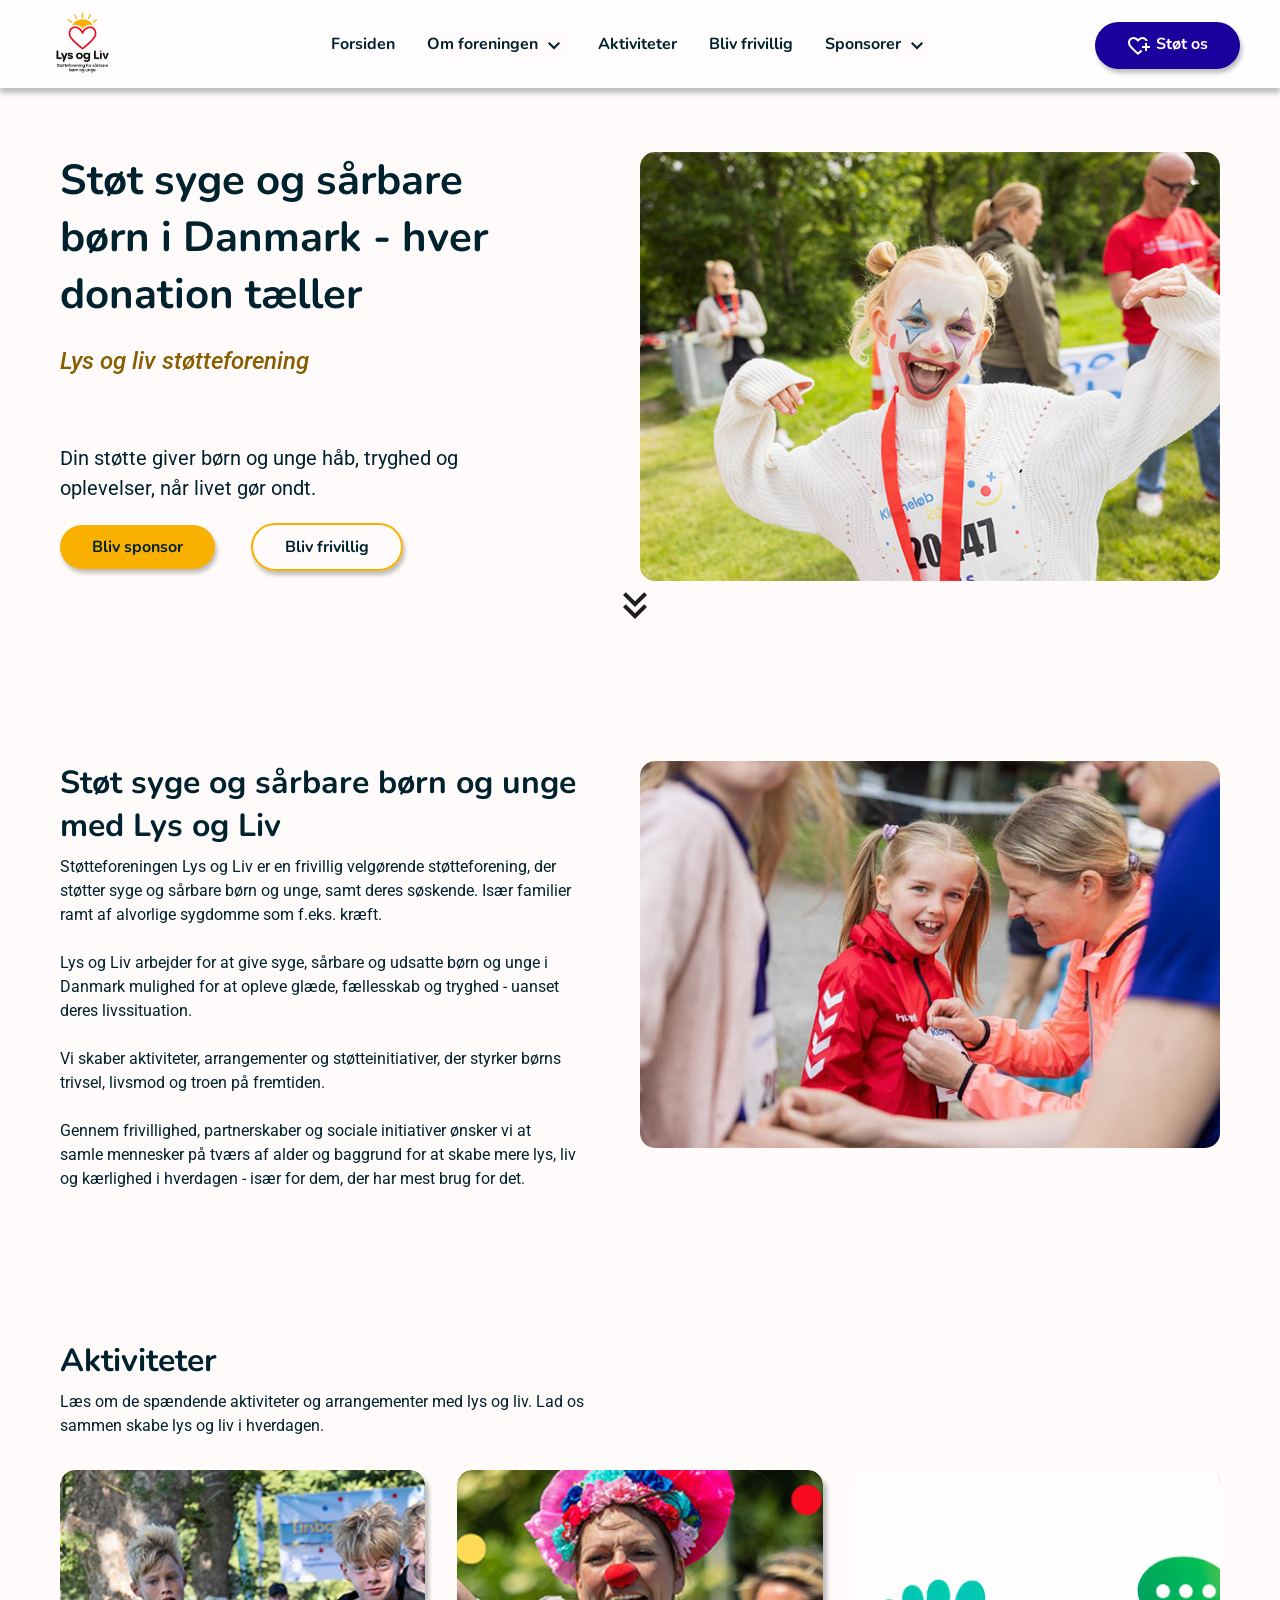
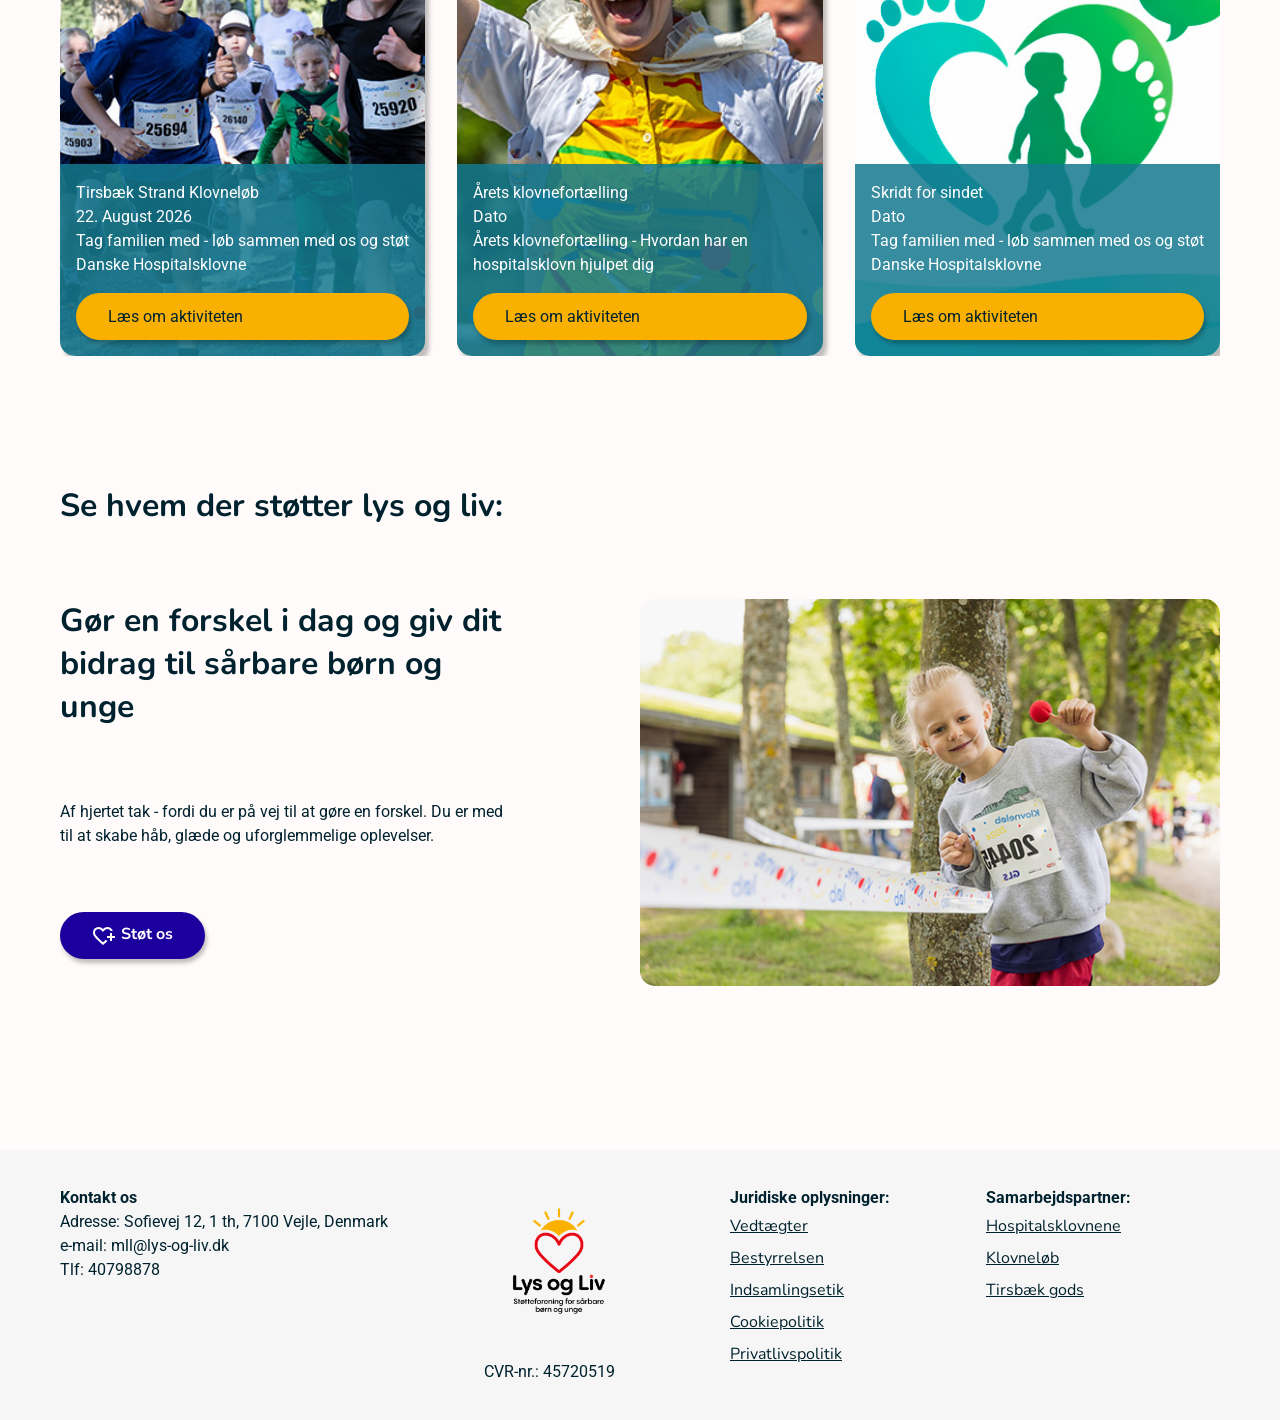
<file: index.html>
<!DOCTYPE html>
<html lang="da">
<head>
    <meta charset="UTF-8">
    <meta name="viewport" content="width=device-width, initial-scale=1.0">
    <title>Lys og Liv</title>
    <link rel="stylesheet" href="./assets/CSS/style.css">
    <script src="./assets/JS/app.js" defer></script>
</head>

<body>
    <header>
        <nav>
           <a href="/index.html">
               <img id="logo" src="./assets/img/lys_og_liv_logo_med_payoff.png" aria-label="logo klik til forsiden" alt="logo" >
           </a> 
           <div class="globalNav">
            <div class="navcontainer">
                <ul>
                    <li><a href="/index.html">Forsiden</a></li>
                    
                    <li>
                        <div class="dropdown">
                            <button class="dropbtn">Om foreningen <svg xmlns="http://www.w3.org/2000/svg" height="24px" viewBox="0 -960 960 960" width="24px" fill="#1f1f1f">
                                <path d="M480-344 240-584l56-56 184 184 184-184 56 56-240 240Z" />
                            </svg>
                            </button>
                            <div class="dropdownIndhold dropdownLinks">
                                <a href="/omos.html">Om os</a>
                                <a href="#">Blog indlæg</a>
                                <a href="#">Bestyrelsen</a>
                                <a href="#">Vedtægter</a>
                                <a href="#">Indsamlings etik</a>
                            </div>
                        </div>
                    </li>
                    <li>
                        <a href="/aktiviteter.html">Aktiviteter</a>
                    </li>
                    <li>
                        <a href="/blivFrivillig.html">Bliv frivillig</a>
                    </li>
                    <li>
                        <div class="dropdown">

                            <button class="dropbtn">Sponsorer <svg xmlns="http://www.w3.org/2000/svg" height="24px" viewBox="0 -960 960 960" width="24px" fill="#1f1f1f">
                                <path d="M480-344 240-584l56-56 184 184 184-184 56 56-240 240Z" />
                            </svg></button>
                            <div class="dropdownIndhold dropdownLinks">
                                <a href="/blivsponsor.html">Bliv sponsor</a>
                                <a href="/allesponsorer.html">Alle sponsorer</a>
                            </div>
                        </div>
                    </li>
                </ul>
            </div>
           </div>

           <a class="primaeryCTA" href="#"><svg id="primaeryCTAsvg" xmlns="http://www.w3.org/2000/svg" height="24px" viewBox="0 -960 960 960" width="24px" fill="#1f1f1f">
            <path
                d="M440-501Zm0 381L313-234q-72-65-123.5-116t-85-96q-33.5-45-49-87T40-621q0-94 63-156.5T260-840q52 0 99 22t81 62q34-40 81-62t99-22q81 0 136 45.5T831-680h-85q-18-40-53-60t-73-20q-51 0-88 27.5T463-660h-46q-31-45-70.5-72.5T260-760q-57 0-98.5 39.5T120-621q0 33 14 67t50 78.5q36 44.5 98 104T440-228q26-23 61-53t56-50l9 9 19.5 19.5L605-283l9 9q-22 20-56 49.5T498-172l-58 52Zm280-160v-120H600v-80h120v-120h80v120h120v80H800v120h-80Z" />
        </svg>Støt os</a>

        <button id="menu" aria-label="Åben menu">
            <!-- Copyright Kristina Hejlesen - eksporteret fra figma design lys og liv -->
            <svg width="33" height="25" viewBox="0 0 33 25" fill="none" xmlns="http://www.w3.org/2000/svg">
                <path id="linje1" d="M1.36251 1.3625H31.2349" stroke="#00222E" stroke-width="2.72501" stroke-linecap="round" />
                <path id="linje2" d="M1.36251 12.3409H31.2349" stroke="#00222E" stroke-width="2.72501" stroke-linecap="round" />
                <path id="linje3" d="M1.36251 23.3192H31.2349" stroke="#00222E" stroke-width="2.72502" stroke-linecap="round" />
            </svg>

        </button>
        </nav>
    </header>
    <main>
        <section class="sectionContent heroSection">
            <div id="heroImageDiv">
                <img id="heroImageFrontpage" src="./assets/img/pigetilklovneloblysogliv.jpg" alt="">
            </div>
            <div class="tekstHero">
                <h1>Støt syge og sårbare børn i Danmark
                - hver donation tæller</h1>
                <p id="lyslivTekst">Lys og liv støtteforening</p>
                <p id="tekstPFrontHero">Din støtte giver børn og unge håb, tryghed og oplevelser, når livet gør ondt.</p>
                <a class="buttonsecondary btnFrontpage" href="#">Bliv sponsor</a>
                <a class="buttonsecondaryFrontpage btnFrontpage" href="#">Bliv frivillig</a>
            </div>
            <div class="arrowdown"><svg class="svgArrow" xmlns="http://www.w3.org/2000/svg" height="48px" viewBox="0 -960 960 960" width="48px" fill="#1f1f1f">
                <path
                    d="M480-200 240-440l56-56 184 183 184-183 56 56-240 240Zm0-240L240-680l56-56 184 183 184-183 56 56-240 240Z" />
            </svg></div>
        </section>
<section class="sectionContent SectionIntroFrontpage">
    <div class="tekstIntroFrontpage">
        <h2>Støt syge og sårbare børn og unge med Lys og Liv</h2>
        <p class="pTegnAntal">Støtteforeningen Lys og Liv er en frivillig velgørende støtteforening, der støtter syge og sårbare børn og unge, samt
        deres søskende. Især familier ramt af alvorlige sygdomme som f.eks. kræft.
        <br><br>
        Lys og Liv arbejder for at give syge, sårbare og udsatte børn og unge i Danmark mulighed for at opleve glæde, fællesskab
        og tryghed - uanset deres livssituation.
        <br><br>
        Vi skaber aktiviteter, arrangementer og støtteinitiativer, der styrker børns trivsel, livsmod og troen på fremtiden.
        <br><br>
        Gennem frivillighed, partnerskaber og sociale initiativer ønsker vi at samle mennesker på tværs af alder og baggrund for
        at skabe mere lys, liv og kærlighed i hverdagen - især for dem, der har mest brug for det.</p>

    </div>
    <div class="imgSection">

        <img src="./assets/img/glaspigetilklovnelob.jpg" alt="">
    </div>
</section>

<section class="sectionContent cardsSection">
    <h2>Aktiviteter</h2>
    <p class="pTegnAntal">Læs om de spændende aktiviteter og arrangementer med lys og liv. Lad os sammen skabe lys og liv i hverdagen.</p>
    <div class="cardwrapper">
        <a class="cardsFrontpage" href="">
      
                <img src="./assets/img/tirsbaekStrandKlovnelob.jpg" alt="">
                <div class="cardsIndhold">
                <p class="pcards">Tirsbæk Strand Klovneløb</p>
                <p class="pcards">22. August 2026</p>
                <p class="pcards"> Tag familien med - løb sammen med os og støt Danske Hospitalsklovne</p>
                <p class="buttonCards">Læs om aktiviteten</p>
                </div>
            
            </a>
        <a class="cardsFrontpage" href="">
             
                <img src="./assets/img/klovnefortaelling.jpg" alt="">
                <div class="cardsIndhold">
                    <p class="pcards">Årets klovnefortælling</p>
                    <p class="pcards">Dato</p>
                    <p class="pcards">Årets klovnefortælling - Hvordan har en hospitalsklovn hjulpet dig</p>
                    <p class="buttonCards">Læs om aktiviteten</p>
                </div>
            
            </a>
            
        <a class="cardsFrontpage" href="">
                
                <img src="./assets/img/SkridtforSindetlogoCards.jpg" alt="">
                <div class="cardsIndhold">
                <p class="pcards">Skridt for sindet</p>
                <p class="pcards">Dato</p>
                <p class="pcards">Tag familien med - løb sammen med os og støt Danske Hospitalsklovne</p>
                <p class="buttonCards">Læs om aktiviteten</p>
                </div>
            
            </a>
      
    </div>
</section>
<section class="sectionContent">
    <h2>Se hvem der støtter lys og liv:</h2>
    <!-- <div class="sliderWrapper">
        <div class="slider">
            <div class="imgSliderWrapper">
                <img src="./assets/img/sponsorlogoer_2025_palles_bageri2.jpg" alt="">
            </div>
            <div class="imgSliderWrapper">
                <img src="./assets/img/sponsorlogoer_2025_palles_bageri2.jpg" alt="">
            </div>
            <div class="imgSliderWrapper">
                <img src="./assets/img/sponsorlogoer_2025_palles_bageri2.jpg" alt="">
            </div>
            <div class="imgSliderWrapper">
                <img src="./assets/img/sponsorlogoer_2025_palles_bageri2.jpg" alt="">
            </div>

        </div>

        <div class="sliderButtons">
            <button><svg xmlns="http://www.w3.org/2000/svg" height="24px" viewBox="0 -960 960 960" width="24px" fill="#1f1f1f">
                <path d="M560-240 320-480l240-240 56 56-184 184 184 184-56 56Z" />
            </svg></button>
            <button><svg xmlns="http://www.w3.org/2000/svg" height="24px" viewBox="0 -960 960 960" width="24px" fill="#1f1f1f">
                <path d="M504-480 320-664l56-56 240 240-240 240-56-56 184-184Z" />
            </svg></button>
        </div>

        <div>
            <span class="dot"></span>
            <span class="dot"></span>
        </div>
    </div> -->
</section>
<section class="sectionContent BidragSection">
    <div class="tekstbidrag">
        <h2>Gør en forskel i dag og giv dit bidrag til sårbare børn og unge</h2>
        <p class="tekstvedBilledeSektion">Af hjertet tak - fordi du er på vej til at gøre en forskel. Du er med til at skabe håb, glæde og uforglemmelige
        oplevelser.</p>

        <a class="primaeryCTA BtnvedBilledeSektion" aria-label="støt os" href="#"><svg id="primaeryCTAsvg" xmlns="http://www.w3.org/2000/svg" height="24px" viewBox="0 -960 960 960" width="24px"
            fill="#1f1f1f">
            <path
                d="M440-501Zm0 381L313-234q-72-65-123.5-116t-85-96q-33.5-45-49-87T40-621q0-94 63-156.5T260-840q52 0 99 22t81 62q34-40 81-62t99-22q81 0 136 45.5T831-680h-85q-18-40-53-60t-73-20q-51 0-88 27.5T463-660h-46q-31-45-70.5-72.5T260-760q-57 0-98.5 39.5T120-621q0 33 14 67t50 78.5q36 44.5 98 104T440-228q26-23 61-53t56-50l9 9 19.5 19.5L605-283l9 9q-22 20-56 49.5T498-172l-58 52Zm280-160v-120H600v-80h120v-120h80v120h120v80H800v120h-80Z" />
        </svg>Støt os</a>
    </div>
    <div>
        <img id="ImageDivBidrag" src="./assets/img/stotoslysogliv.jpg" alt="">
    </div>
</section>
</main>
<footer>
    <div class="footerDiv sectionContent">

        <div>
            <p>
    
                <strong>Kontakt os</strong>
            </p>
            <!-- obs husk ikoner -->
            <p>Adresse: Sofievej 12, 1 th, 7100 Vejle, Denmark</p>
            <p>e-mail: mll@lys-og-liv.dk</p>
            <p>Tlf: 40798878</p>
        </div>
        <div id="logofooter">
            <img src="./assets/img/lys_og_liv_logo_med_payoff.png" alt="">
            <p>CVR-nr.: 45720519</p>
        </div>
        <div>
            <p><strong>Juridiske oplysninger:</strong></p>
            <div>
                <a href="">Vedtægter</a>
                <br>
                <a href="">Bestyrrelsen</a>
                <br>
                <a href="">Indsamlingsetik</a>
                <br>
                <a href="">Cookiepolitik</a>
                <br>
                <a href="">Privatlivspolitik</a>
    
            </div>
            <br>
        </div>
        <div>
            <p><strong>Samarbejdspartner:</strong></p>
            <div>
                <a href="">Hospitalsklovnene</a>
                <br>
                <a href="">Klovneløb</a>
                <br>
                <a href="">Tirsbæk gods</a>
    
            </div>
        </div>
    </div>
</footer>
</body>
</html>
</file>
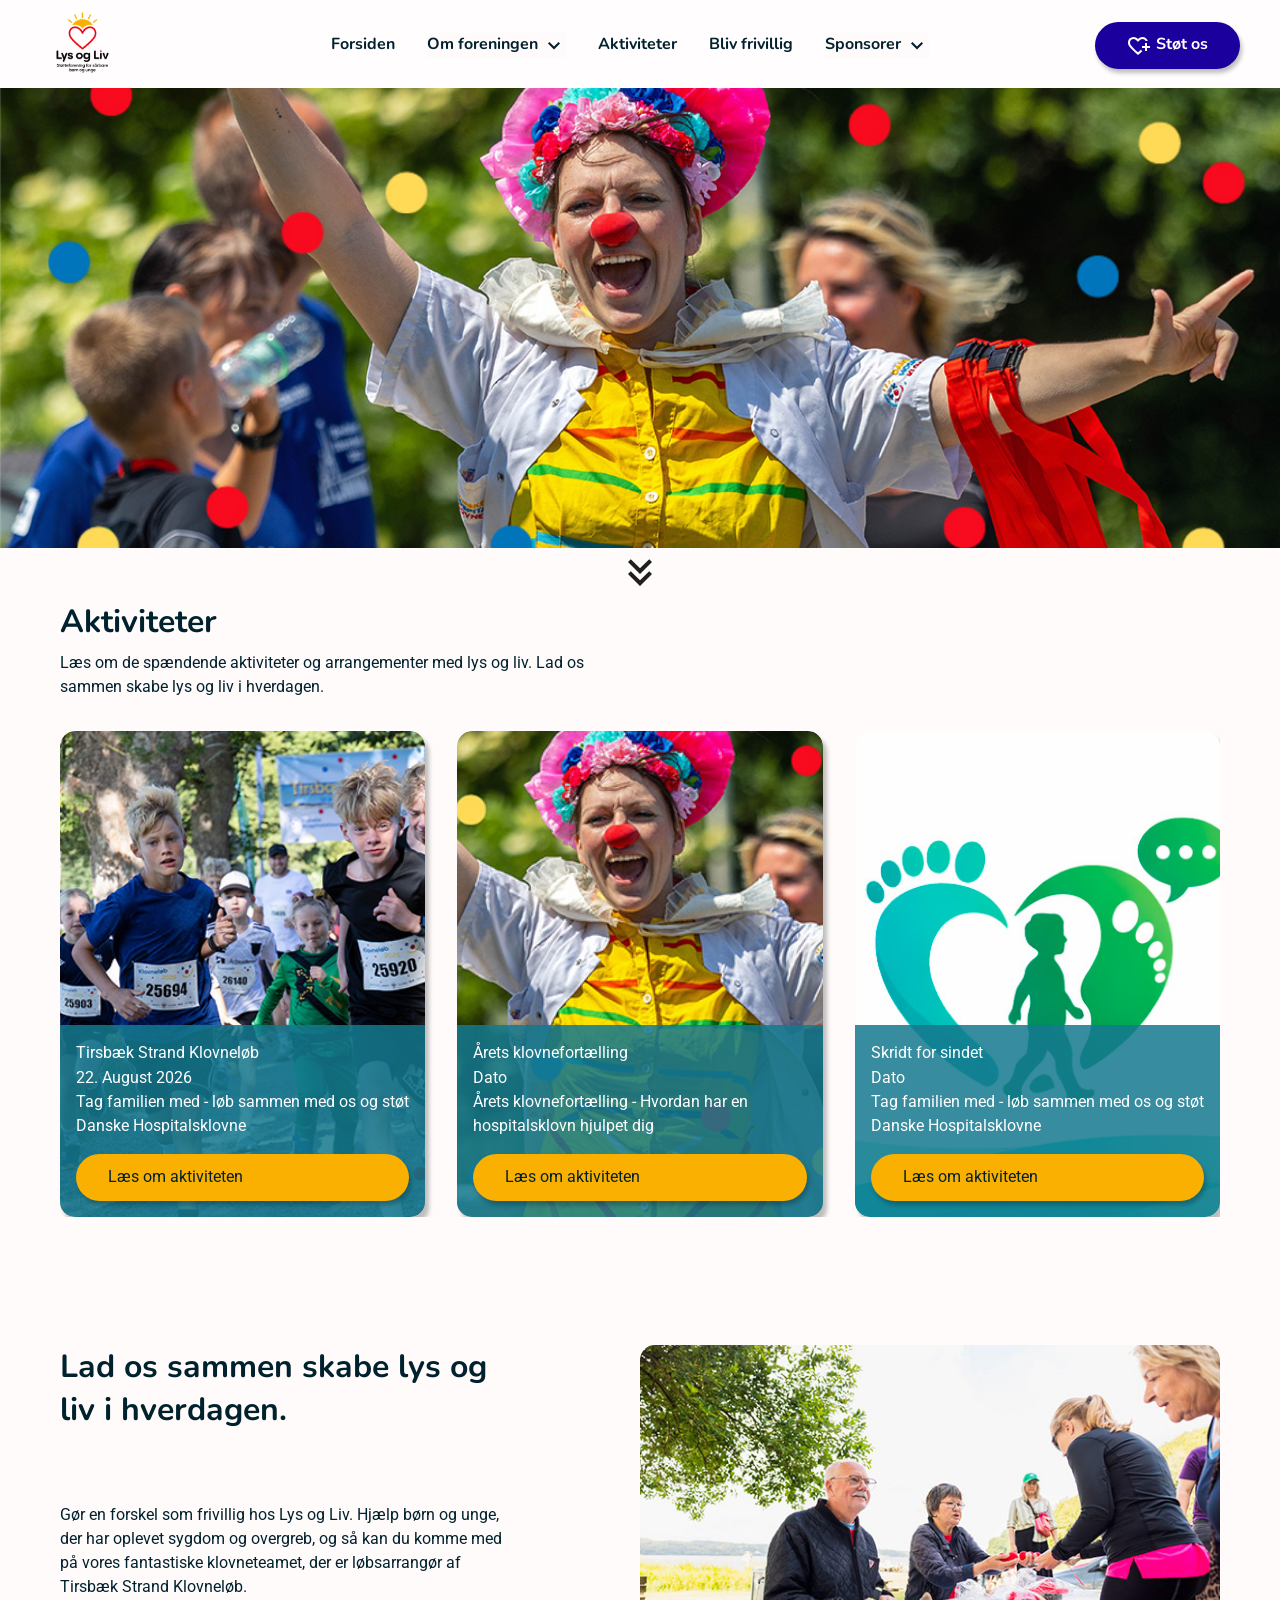
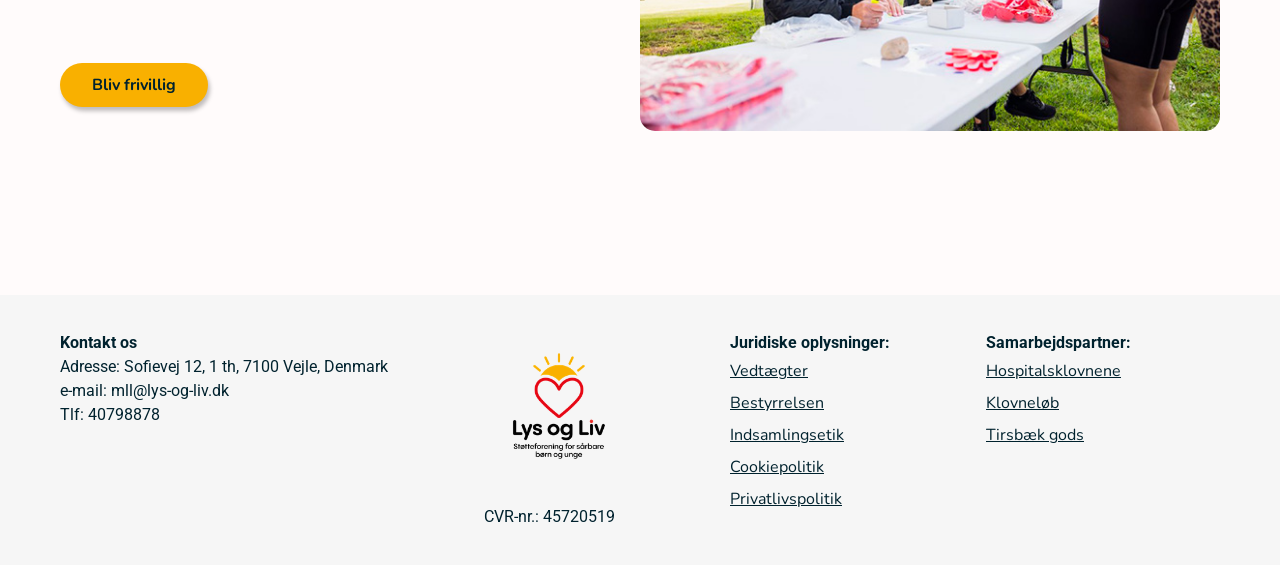
<file: aktiviteter.html>
<!DOCTYPE html>
<html lang="en">
<head>
    <meta charset="UTF-8">
    <meta name="viewport" content="width=device-width, initial-scale=1.0">
    <title>Aktiviteter</title>
    <link rel="stylesheet" href="./assets/CSS/style.css">
    <script src="./assets/JS/app.js" defer></script>
</head>
<body>
    <header>
        <nav>
            <a href="/index.html">
                <img id="logo" src="./assets/img/lys_og_liv_logo_med_payoff.png" aria-label="logo klik til forsiden"
                    alt="logo">
            </a>
            <div class="globalNav">
                <div class="navcontainer">
                    <ul>
                        <li><a href="/index.html">Forsiden</a></li>
    
                        <li>
                            <div class="dropdown">
                                <button class="dropbtn">Om foreningen <svg xmlns="http://www.w3.org/2000/svg" height="24px"
                                        viewBox="0 -960 960 960" width="24px" fill="#1f1f1f">
                                        <path d="M480-344 240-584l56-56 184 184 184-184 56 56-240 240Z" />
                                    </svg>
                                </button>
                                <div class="dropdownIndhold dropdownLinks">
                                    <a href="/omos.html">Om os</a>
                                    <a href="#">Blog indlæg</a>
                                    <a href="#">Bestyrelsen</a>
                                    <a href="#">Vedtægter</a>
                                    <a href="#">Indsamlings etik</a>
                                </div>
                            </div>
                        </li>
                        <li>
                            <a href="/aktiviteter.html">Aktiviteter</a>
                        </li>
                        <li>
                            <a href="/blivFrivillig.html">Bliv frivillig</a>
                        </li>
                        <li>
                            <div class="dropdown">
    
                                <button class="dropbtn">Sponsorer <svg xmlns="http://www.w3.org/2000/svg" height="24px"
                                        viewBox="0 -960 960 960" width="24px" fill="#1f1f1f">
                                        <path d="M480-344 240-584l56-56 184 184 184-184 56 56-240 240Z" />
                                    </svg></button>
                                <div class="dropdownIndhold dropdownLinks">
                                    <a href="/blivsponsor.html">Bliv sponsor</a>
                                    <a href="/allesponsorer.html">Alle sponsorer</a>
                                </div>
                            </div>
                        </li>
                    </ul>
                </div>
            </div>
    
            <a class="primaeryCTA" href="#"><svg id="primaeryCTAsvg" xmlns="http://www.w3.org/2000/svg" height="24px"
                    viewBox="0 -960 960 960" width="24px" fill="#1f1f1f">
                    <path
                        d="M440-501Zm0 381L313-234q-72-65-123.5-116t-85-96q-33.5-45-49-87T40-621q0-94 63-156.5T260-840q52 0 99 22t81 62q34-40 81-62t99-22q81 0 136 45.5T831-680h-85q-18-40-53-60t-73-20q-51 0-88 27.5T463-660h-46q-31-45-70.5-72.5T260-760q-57 0-98.5 39.5T120-621q0 33 14 67t50 78.5q36 44.5 98 104T440-228q26-23 61-53t56-50l9 9 19.5 19.5L605-283l9 9q-22 20-56 49.5T498-172l-58 52Zm280-160v-120H600v-80h120v-120h80v120h120v80H800v120h-80Z" />
                </svg>Støt os</a>
    
            <button id="menu" aria-label="Åben menu">
                <!-- Copyright Kristina Hejlesen - eksporteret fra figma design lys og liv -->
                <svg width="33" height="25" viewBox="0 0 33 25" fill="none" xmlns="http://www.w3.org/2000/svg">
                    <path id="linje1" d="M1.36251 1.3625H31.2349" stroke="#00222E" stroke-width="2.72501"
                        stroke-linecap="round" />
                    <path id="linje2" d="M1.36251 12.3409H31.2349" stroke="#00222E" stroke-width="2.72501"
                        stroke-linecap="round" />
                    <path id="linje3" d="M1.36251 23.3192H31.2349" stroke="#00222E" stroke-width="2.72502"
                        stroke-linecap="round" />
                </svg>
    
            </button>
        </nav>
    </header>
    <main>
        <div class="heroImage">
            <img src="./assets/img/heroAktiviteterlysogliv.jpg" alt="">

        </div>
        <div class="arrowdown2"><svg class="svgArrow" xmlns="http://www.w3.org/2000/svg" height="48px" viewBox="0 -960 960 960"
                width="48px" fill="#1f1f1f">
                <path
                    d="M480-200 240-440l56-56 184 183 184-183 56 56-240 240Zm0-240L240-680l56-56 184 183 184-183 56 56-240 240Z" />
            </svg>
        </div>
        
        <section class="sectionContent cardsSection">
            <h2>Aktiviteter</h2>
            <p class="pTegnAntal">Læs om de spændende aktiviteter og arrangementer med lys og liv. Lad os sammen skabe lys og
                liv i hverdagen.</p>
            <div class="cardwrapper">
                <a class="cardsFrontpage" href="">
        
                    <img src="./assets/img/tirsbaekStrandKlovnelob.jpg" alt="">
                    <div class="cardsIndhold">
                        <p class="pcards">Tirsbæk Strand Klovneløb</p>
                        <p class="pcards">22. August 2026</p>
                        <p class="pcards"> Tag familien med - løb sammen med os og støt Danske Hospitalsklovne</p>
                        <p class="buttonCards">Læs om aktiviteten</p>
                    </div>
        
                </a>
                <a class="cardsFrontpage" href="">
        
                    <img src="./assets/img/klovnefortaelling.jpg" alt="">
                    <div class="cardsIndhold">
                        <p class="pcards">Årets klovnefortælling</p>
                        <p class="pcards">Dato</p>
                        <p class="pcards">Årets klovnefortælling - Hvordan har en hospitalsklovn hjulpet dig</p>
                        <p class="buttonCards">Læs om aktiviteten</p>
                    </div>
        
                </a>
        
                <a class="cardsFrontpage" href="">
        
                    <img src="./assets/img/SkridtforSindetlogoCards.jpg" alt="">
                    <div class="cardsIndhold">
                        <p class="pcards">Skridt for sindet</p>
                        <p class="pcards">Dato</p>
                        <p class="pcards">Tag familien med - løb sammen med os og støt Danske Hospitalsklovne</p>
                        <p class="buttonCards">Læs om aktiviteten</p>
                    </div>
        
                </a>
        
            </div>
        </section>
        <section class="sectionContent BidragSection">
            <div class="tekstbidrag">
                <h2>Lad os sammen skabe lys og liv i hverdagen.</h2>
                <p class="tekstvedBilledeSektion">Gør en forskel som frivillig hos Lys og Liv. Hjælp børn og unge, der har oplevet sygdom og overgreb, og så kan du komme med på vores fantastiske
                klovneteamet, der er løbsarrangør af Tirsbæk Strand Klovneløb.</p>
                <a class="buttonsecondary BtnvedBilledeSektion" href="">Bliv frivillig</a>
            </div>
            <div>
                <img id="imgAktiviterBidrag" src="./assets/img/aktiviteterbidrag.jpg" alt="">
            </div>
        </section>
    </main>
    <footer>
        <div class="footerDiv sectionContent">
    
            <div>
                <p>
    
                    <strong>Kontakt os</strong>
                </p>
                <!-- obs husk ikoner -->
                <p>Adresse: Sofievej 12, 1 th, 7100 Vejle, Denmark</p>
                <p>e-mail: mll@lys-og-liv.dk</p>
                <p>Tlf: 40798878</p>
            </div>
            <div id="logofooter">
                <img src="./assets/img/lys_og_liv_logo_med_payoff.png" alt="">
                <p>CVR-nr.: 45720519</p>
            </div>
            <div>
                <p><strong>Juridiske oplysninger:</strong></p>
                <div>
                    <a href="">Vedtægter</a>
                    <br>
                    <a href="">Bestyrrelsen</a>
                    <br>
                    <a href="">Indsamlingsetik</a>
                    <br>
                    <a href="">Cookiepolitik</a>
                    <br>
                    <a href="">Privatlivspolitik</a>
    
                </div>
                <br>
            </div>
            <div>
                <p><strong>Samarbejdspartner:</strong></p>
                <div>
                    <a href="">Hospitalsklovnene</a>
                    <br>
                    <a href="">Klovneløb</a>
                    <br>
                    <a href="">Tirsbæk gods</a>
    
                </div>
            </div>
        </div>
    </footer>
</body>
</html>
</file>
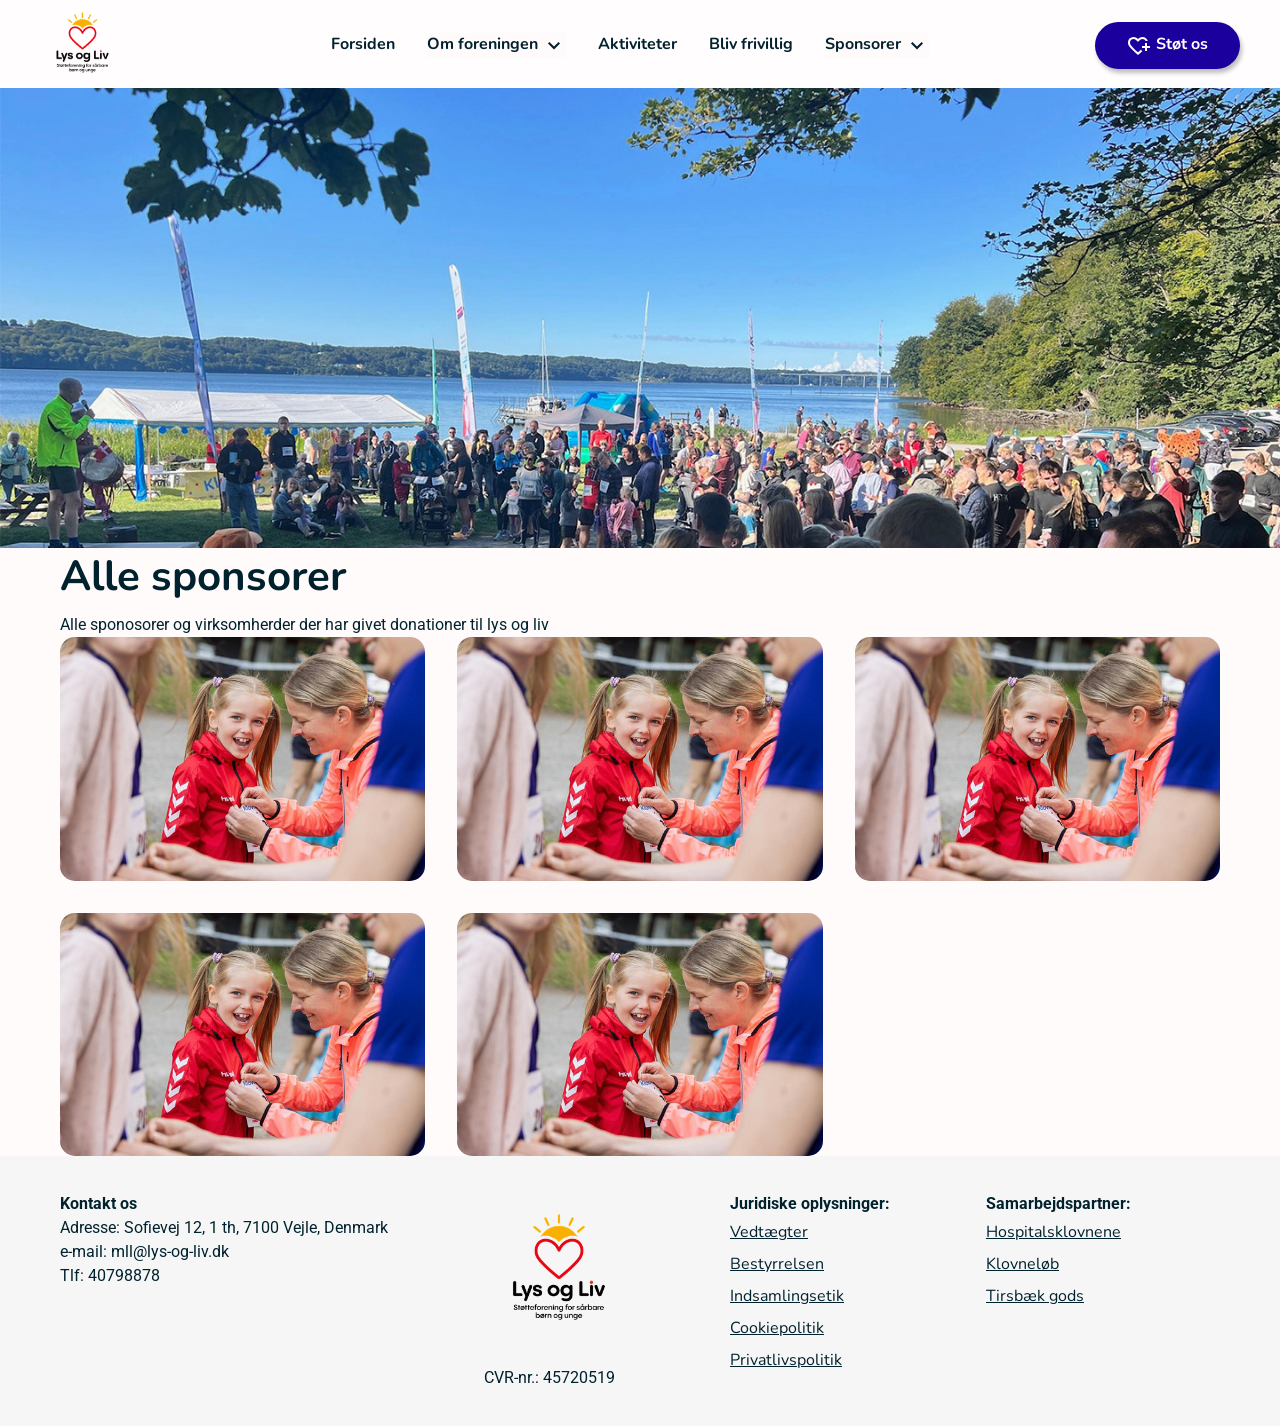
<file: allesponsorer.html>
<!DOCTYPE html>
<html lang="en">
<head>
    <meta charset="UTF-8">
    <meta name="viewport" content="width=device-width, initial-scale=1.0">
    <title>Alle sponsorer</title>
    <link rel="stylesheet" href="./assets/CSS/style.css">
    <script src="./assets/JS/app.js" defer></script>
</head>
<body>
    <header>
        <nav>
            <a href="/index.html">
                <img id="logo" src="./assets/img/lys_og_liv_logo_med_payoff.png" aria-label="logo klik til forsiden"
                    alt="logo">
            </a>
            <div class="globalNav">
                <div class="navcontainer">
                    <ul>
                        <li><a href="/index.html">Forsiden</a></li>
    
                        <li>
                            <div class="dropdown">
                                <button class="dropbtn">Om foreningen <svg xmlns="http://www.w3.org/2000/svg" height="24px"
                                        viewBox="0 -960 960 960" width="24px" fill="#1f1f1f">
                                        <path d="M480-344 240-584l56-56 184 184 184-184 56 56-240 240Z" />
                                    </svg>
                                </button>
                                <div class="dropdownIndhold dropdownLinks">
                                    <a href="/omos.html">Om os</a>
                                    <a href="#">Blog indlæg</a>
                                    <a href="#">Bestyrelsen</a>
                                    <a href="#">Vedtægter</a>
                                    <a href="#">Indsamlings etik</a>
                                </div>
                            </div>
                        </li>
                        <li>
                            <a href="/aktiviteter.html">Aktiviteter</a>
                        </li>
                        <li>
                            <a href="/blivFrivillig.html">Bliv frivillig</a>
                        </li>
                        <li>
                            <div class="dropdown">
    
                                <button class="dropbtn">Sponsorer <svg xmlns="http://www.w3.org/2000/svg" height="24px"
                                        viewBox="0 -960 960 960" width="24px" fill="#1f1f1f">
                                        <path d="M480-344 240-584l56-56 184 184 184-184 56 56-240 240Z" />
                                    </svg></button>
                                <div class="dropdownIndhold dropdownLinks">
                                    <a href="/blivsponsor.html">Bliv sponsor</a>
                                    <a href="/allesponsorer.html">Alle sponsorer</a>
                                </div>
                            </div>
                        </li>
                    </ul>
                </div>
            </div>
    
            <a class="primaeryCTA" href="#"><svg id="primaeryCTAsvg" xmlns="http://www.w3.org/2000/svg" height="24px"
                    viewBox="0 -960 960 960" width="24px" fill="#1f1f1f">
                    <path
                        d="M440-501Zm0 381L313-234q-72-65-123.5-116t-85-96q-33.5-45-49-87T40-621q0-94 63-156.5T260-840q52 0 99 22t81 62q34-40 81-62t99-22q81 0 136 45.5T831-680h-85q-18-40-53-60t-73-20q-51 0-88 27.5T463-660h-46q-31-45-70.5-72.5T260-760q-57 0-98.5 39.5T120-621q0 33 14 67t50 78.5q36 44.5 98 104T440-228q26-23 61-53t56-50l9 9 19.5 19.5L605-283l9 9q-22 20-56 49.5T498-172l-58 52Zm280-160v-120H600v-80h120v-120h80v120h120v80H800v120h-80Z" />
                </svg>Støt os</a>
    
            <button id="menu" aria-label="Åben menu">
                <!-- Copyright Kristina Hejlesen - eksporteret fra figma design lys og liv -->
                <svg width="33" height="25" viewBox="0 0 33 25" fill="none" xmlns="http://www.w3.org/2000/svg">
                    <path id="linje1" d="M1.36251 1.3625H31.2349" stroke="#00222E" stroke-width="2.72501"
                        stroke-linecap="round" />
                    <path id="linje2" d="M1.36251 12.3409H31.2349" stroke="#00222E" stroke-width="2.72501"
                        stroke-linecap="round" />
                    <path id="linje3" d="M1.36251 23.3192H31.2349" stroke="#00222E" stroke-width="2.72502"
                        stroke-linecap="round" />
                </svg>
    
            </button>
        </nav>
    </header>
    <main>
        <div class="heroImage">
            <img id="imgAlleSponosorHero" src="./assets/img/heroImgAllesponsorer.jpg" alt="">
        </div>
        <section class="sectionContent">
            <h1>Alle sponsorer</h1>
            <p>Alle sponosorer og virksomherder der har givet donationer til lys og liv</p>
            <div class="gridSponsor">
                <img src="./assets/img/glaspigetilklovnelob.jpg" alt="">
                <img src="./assets/img/glaspigetilklovnelob.jpg" alt="">
                <img src="./assets/img/glaspigetilklovnelob.jpg" alt="">
                <img src="./assets/img/glaspigetilklovnelob.jpg" alt="">
                <img src="./assets/img/glaspigetilklovnelob.jpg" alt="">
            </div>
        </section>
    </main>
    <footer>
        <div class="footerDiv sectionContent">
    
            <div>
                <p>
    
                    <strong>Kontakt os</strong>
                </p>
                <!-- obs husk ikoner -->
                <p>Adresse: Sofievej 12, 1 th, 7100 Vejle, Denmark</p>
                <p>e-mail: mll@lys-og-liv.dk</p>
                <p>Tlf: 40798878</p>
            </div>
            <div id="logofooter">
                <img src="./assets/img/lys_og_liv_logo_med_payoff.png" alt="">
                <p>CVR-nr.: 45720519</p>
            </div>
            <div>
                <p><strong>Juridiske oplysninger:</strong></p>
                <div>
                    <a href="">Vedtægter</a>
                    <br>
                    <a href="">Bestyrrelsen</a>
                    <br>
                    <a href="">Indsamlingsetik</a>
                    <br>
                    <a href="">Cookiepolitik</a>
                    <br>
                    <a href="">Privatlivspolitik</a>
    
                </div>
                <br>
            </div>
            <div>
                <p><strong>Samarbejdspartner:</strong></p>
                <div>
                    <a href="">Hospitalsklovnene</a>
                    <br>
                    <a href="">Klovneløb</a>
                    <br>
                    <a href="">Tirsbæk gods</a>
    
                </div>
            </div>
        </div>
    </footer>
</body>
</html>
</file>
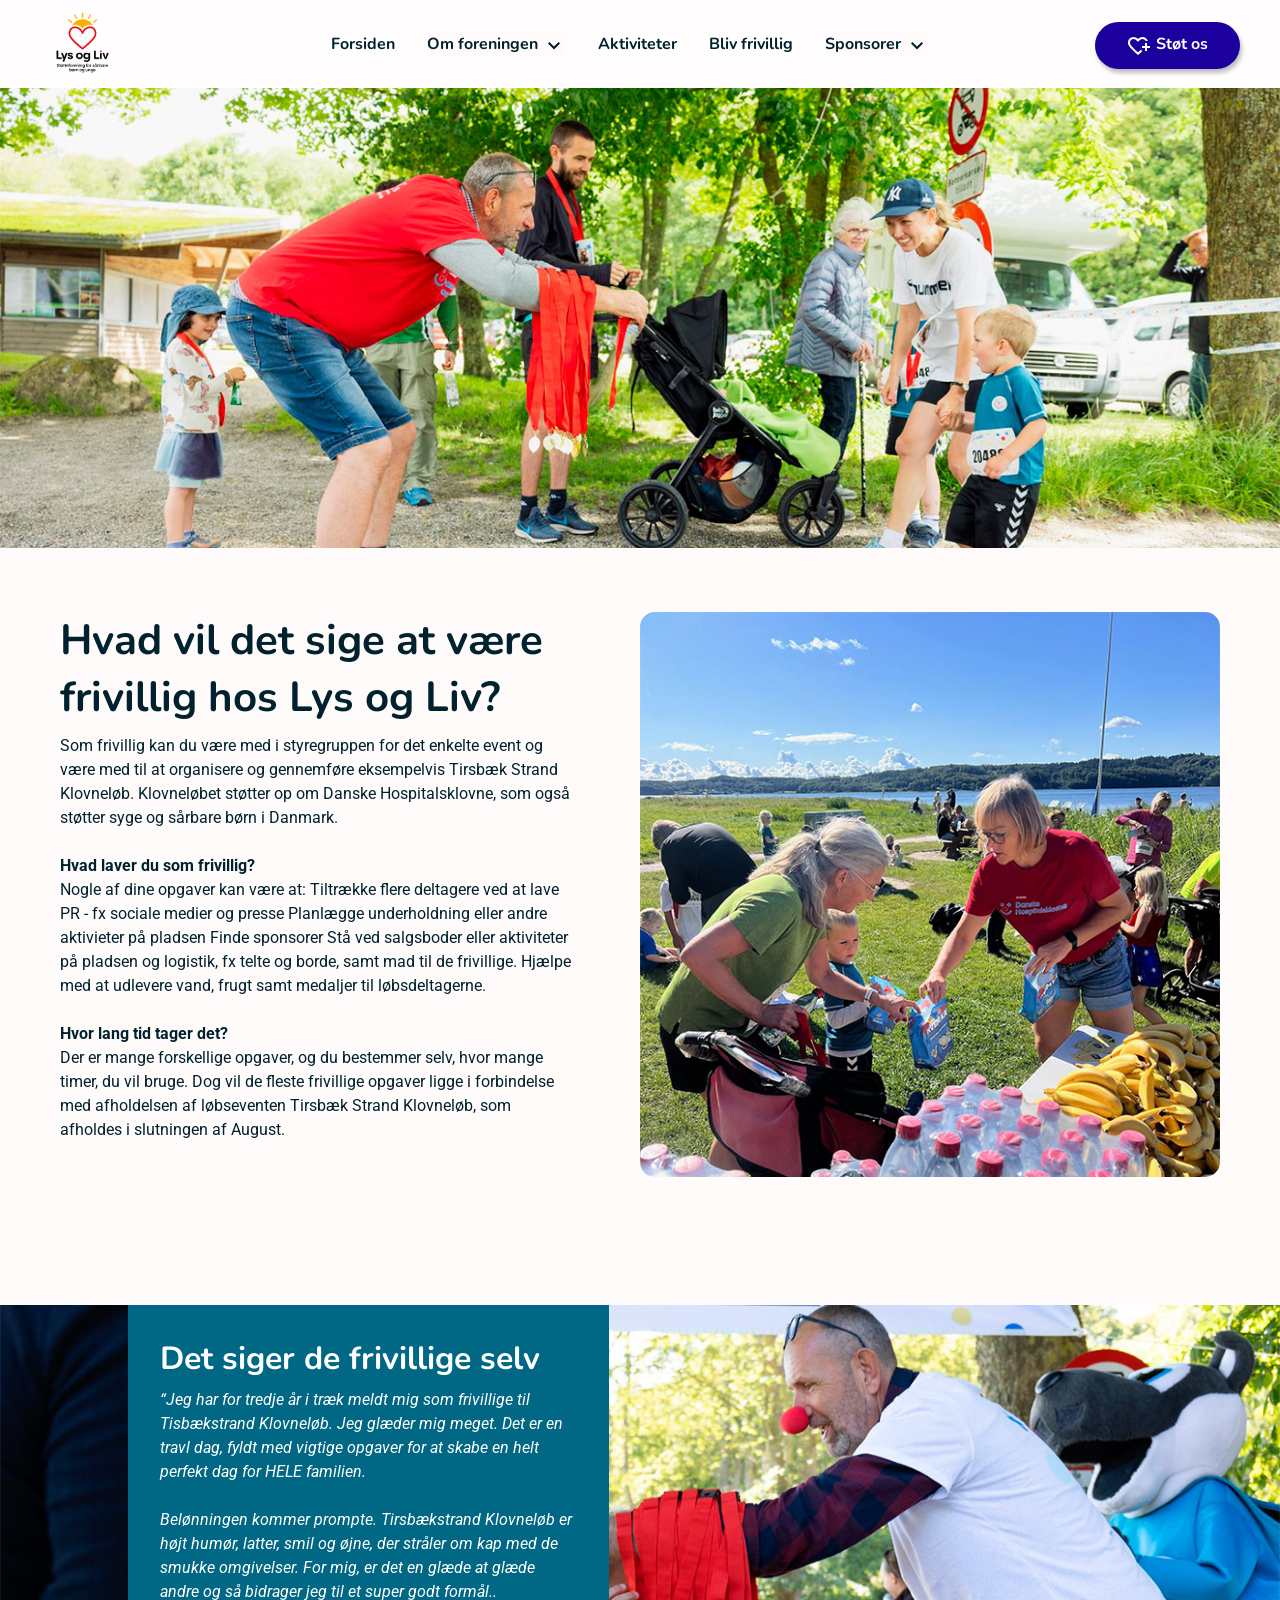
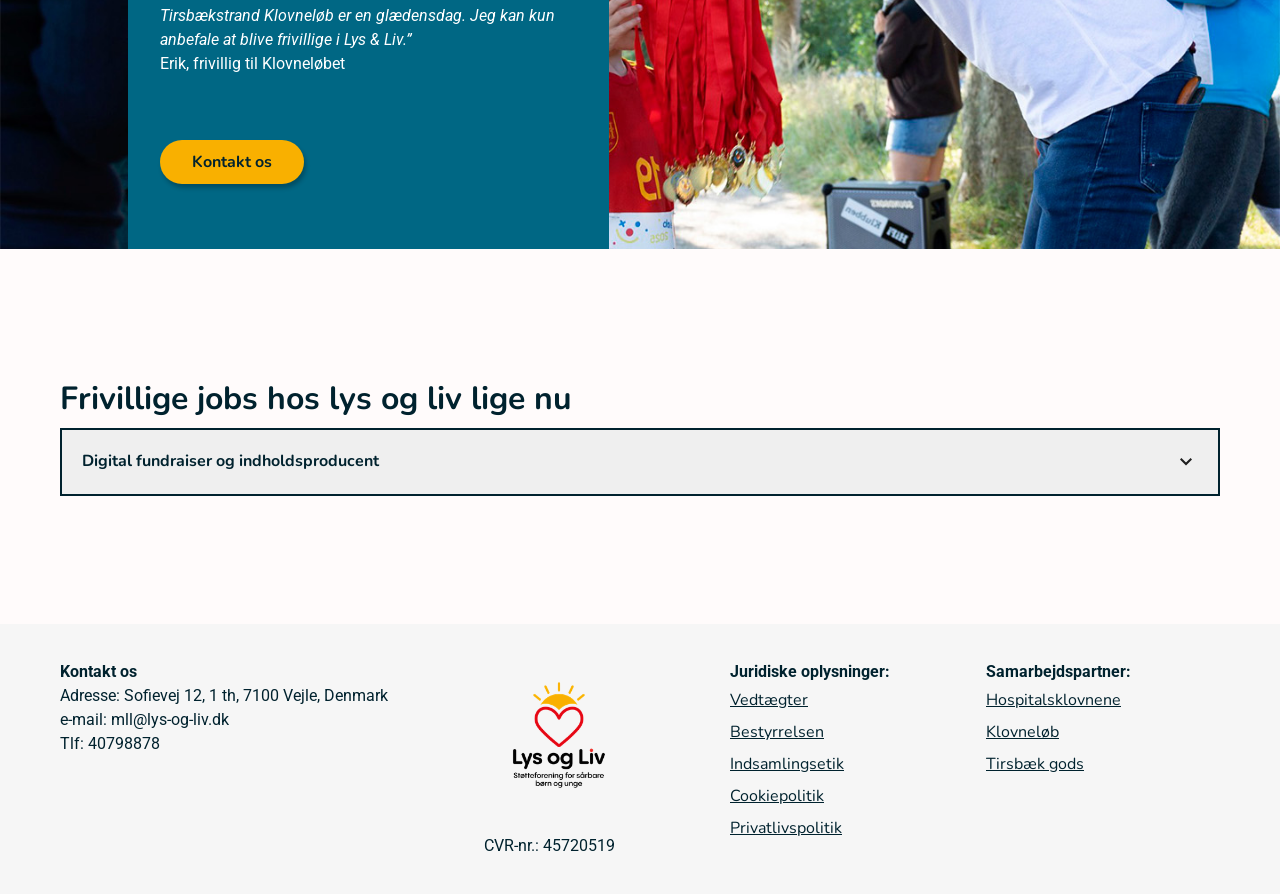
<file: blivFrivillig.html>
<!DOCTYPE html>
<html lang="da">
<head>
    <meta charset="UTF-8">
    <meta name="viewport" content="width=device-width, initial-scale=1.0">
    <title>Bliv frivillig</title>
    <link rel="stylesheet" href="./assets/CSS/style.css">
    <script src="./assets/JS/app.js" defer></script>
</head>
<body>
    <header>
        <nav>
            <a href="/index.html">
                <img id="logo" src="./assets/img/lys_og_liv_logo_med_payoff.png" aria-label="logo klik til forsiden"
                    alt="logo">
            </a>
            <div class="globalNav">
                <div class="navcontainer">
                    <ul>
                        <li><a href="/index.html">Forsiden</a></li>
    
                        <li>
                            <div class="dropdown">
                                <button class="dropbtn">Om foreningen <svg xmlns="http://www.w3.org/2000/svg" height="24px"
                                        viewBox="0 -960 960 960" width="24px" fill="#1f1f1f">
                                        <path d="M480-344 240-584l56-56 184 184 184-184 56 56-240 240Z" />
                                    </svg>
                                </button>
                                <div class="dropdownIndhold dropdownLinks">
                                    <a href="/omos.html">Om os</a>
                                    <a href="#">Blog indlæg</a>
                                    <a href="#">Bestyrelsen</a>
                                    <a href="#">Vedtægter</a>
                                    <a href="#">Indsamlings etik</a>
                                </div>
                            </div>
                        </li>
                        <li>
                            <a href="/aktiviteter.html">Aktiviteter</a>
                        </li>
                        <li>
                            <a href="/blivFrivillig.html">Bliv frivillig</a>
                        </li>
                        <li>
                            <div class="dropdown">
    
                                <button class="dropbtn">Sponsorer <svg xmlns="http://www.w3.org/2000/svg" height="24px"
                                        viewBox="0 -960 960 960" width="24px" fill="#1f1f1f">
                                        <path d="M480-344 240-584l56-56 184 184 184-184 56 56-240 240Z" />
                                    </svg></button>
                                <div class="dropdownIndhold dropdownLinks">
                                    <a href="/blivsponsor.html">Bliv sponsor</a>
                                    <a href="/allesponsorer.html">Alle sponsorer</a>
                                </div>
                            </div>
                        </li>
                    </ul>
                </div>
            </div>
    
            <a class="primaeryCTA" href="#"><svg id="primaeryCTAsvg" xmlns="http://www.w3.org/2000/svg" height="24px"
                    viewBox="0 -960 960 960" width="24px" fill="#1f1f1f">
                    <path
                        d="M440-501Zm0 381L313-234q-72-65-123.5-116t-85-96q-33.5-45-49-87T40-621q0-94 63-156.5T260-840q52 0 99 22t81 62q34-40 81-62t99-22q81 0 136 45.5T831-680h-85q-18-40-53-60t-73-20q-51 0-88 27.5T463-660h-46q-31-45-70.5-72.5T260-760q-57 0-98.5 39.5T120-621q0 33 14 67t50 78.5q36 44.5 98 104T440-228q26-23 61-53t56-50l9 9 19.5 19.5L605-283l9 9q-22 20-56 49.5T498-172l-58 52Zm280-160v-120H600v-80h120v-120h80v120h120v80H800v120h-80Z" />
                </svg>Støt os</a>
    
            <button id="menu" aria-label="Åben menu">
                <!-- Copyright Kristina Hejlesen - eksporteret fra figma design lys og liv -->
                <svg width="33" height="25" viewBox="0 0 33 25" fill="none" xmlns="http://www.w3.org/2000/svg">
                    <path id="linje1" d="M1.36251 1.3625H31.2349" stroke="#00222E" stroke-width="2.72501"
                        stroke-linecap="round" />
                    <path id="linje2" d="M1.36251 12.3409H31.2349" stroke="#00222E" stroke-width="2.72501"
                        stroke-linecap="round" />
                    <path id="linje3" d="M1.36251 23.3192H31.2349" stroke="#00222E" stroke-width="2.72502"
                        stroke-linecap="round" />
                </svg>
    
            </button>
        </nav>
    </header>
    <main>
        <div class="heroImage">
            <img id="imgheroBlivfrivillig" src="./assets/img/blivfrivilliglysogliv.jpg" alt="">
        </div>
        <section class="sectionContent sectionlayout">
            <div class="Tekstsection">
                <h1>Hvad vil det sige at være frivillig hos Lys og Liv?</h1>
                <p>Som frivillig kan du være med i styregruppen for det enkelte event og være med til at organisere og gennemføre
                eksempelvis Tirsbæk Strand Klovneløb. Klovneløbet støtter op om Danske Hospitalsklovne, som også støtter syge og sårbare
                børn i Danmark.
                <br><br>
    
                <span> <strong>
                    Hvad laver du som frivillig?
                </strong>
                </span>
                <br>
                Nogle af dine opgaver kan være at:
                Tiltrække flere deltagere ved at lave PR - fx sociale medier og presse
                Planlægge underholdning eller andre aktivieter på pladsen
                Finde sponsorer
                Stå ved salgsboder eller aktiviteter på pladsen og logistik, fx telte og borde, samt mad til de frivillige.
                Hjælpe med at udlevere vand, frugt samt medaljer til løbsdeltagerne.
                <br><br>
                <span><strong>
                Hvor lang tid tager det?
                </strong></span>
                <br>
                Der er mange forskellige opgaver, og du bestemmer selv, hvor mange timer, du vil bruge. Dog vil de fleste frivillige
                opgaver ligge i forbindelse med afholdelsen af løbseventen Tirsbæk Strand Klovneløb, som afholdes i slutningen af
                August.</p>

            </div>
            <div class="imgSection">
                <img src="./assets/img/blivfrivilligfaellesskab.jpg" alt="">

            </div>
        </section>
        <section class="bannerSection">
            <div><img id="imageFrivilligbanner" src="./assets/img/defrivilligudtaler.jpg" alt=""></div>
            <div class="textonImageFrivillig sectionContent">
                <h2 class="hvidTekstonImg">Det siger de frivillige selv</h2>
                <p class="italic hvidTekstonImg pTegnAntal">
                    “Jeg har for tredje år i træk meldt mig som frivillige til Tisbækstrand Klovneløb. Jeg glæder mig meget. Det er en
                    travl dag, fyldt med vigtige opgaver for at skabe en helt perfekt dag for HELE familien. <br><br>Belønningen kommer prompte.
                    Tirsbækstrand Klovneløb er højt humør, latter, smil og øjne, der stråler om kap med de smukke omgivelser. For mig, er
                    det en glæde at glæde andre og så bidrager jeg til et super godt formål.. Tirsbækstrand Klovneløb er en glædensdag. Jeg
                    kan kun anbefale at blive frivillige i Lys & Liv.”
                </p>
                <p class="hvidTekstonImg">Erik, frivillig til Klovneløbet</p>
                <a class="buttonsecondary BtnvedBilledeSektion" href="">Kontakt os</a>
            </div>
        </section>
        <section class="sectionContent job">
            <!-- OBS afventer design - evt accodion her! -->
            <h2>Frivillige jobs hos lys og liv lige nu</h2>
            <button class="accordionOverskrift accodion">Digital fundraiser og indholdsproducent <svg xmlns="http://www.w3.org/2000/svg"
                    height="24px" viewBox="0 -960 960 960" width="24px" fill="#1f1f1f">
                    <path d="M480-344 240-584l56-56 184 184 184-184 56 56-240 240Z" />
                </svg></button>
            <div class="accodionIndhold">
                <section class="sectionlayout">
                    <div class="tesxtAccodion">
                <h2>Digital fundraiser og indholdsproducent</h2>
                <p class="pTegnAntal">
                Støtteforeningen Lys og Liv arbejder med at øge livskvaliteten hos børn og unge, som lever med alvorlige sygdom. For at
                løfte den ambition søger vi nu en ny frivillig til vort team for kommunikation, partnerskaber og privat fundraising. En
                digital stærk profil, der har lyst og evner at tiltrække nye private støtter og udvikle vores kommunikation i egne
                medier. Du skal kunne kaste og gribe en masse bolde, samt trives med frivilligt arbejde i en ny frivillig
                støtteforening.
                </p>
                <p>Dine opgaver:</p>
                <ul>
                    <li class="liAktivtetSingle pTegnAntal">Udvikling og eksekvering af digitale kampagner - særligt på Meta - fra ide og tekst til færdige annoncer og videoer</li>
                    <li class="liAktivtetSingle pTegnAntal">Produktion af tekster og indhold til mails og landingpages - målrettet både private, virksomheder og fonde</li>
                    <li class="liAktivtetSingle pTegnAntal">Drift og videreudvikling af støtteforeningen Lys og Liv</li>
                </ul>
                <a class="buttonsecondary" href="">Send ansøgning</a>
            </div>
             </section>
             </div>
        </section>
    </main>
        <footer>
            <div class="footerDiv sectionContent">
        
                <div>
                    <p>
        
                        <strong>Kontakt os</strong>
                    </p>
                    <!-- obs husk ikoner -->
                    <p>Adresse: Sofievej 12, 1 th, 7100 Vejle, Denmark</p>
                    <p>e-mail: mll@lys-og-liv.dk</p>
                    <p>Tlf: 40798878</p>
                </div>
                <div id="logofooter">
                    <img src="./assets/img/lys_og_liv_logo_med_payoff.png" alt="">
                    <p>CVR-nr.: 45720519</p>
                </div>
                <div>
                    <p><strong>Juridiske oplysninger:</strong></p>
                    <div>
                        <a href="">Vedtægter</a>
                        <br>
                        <a href="">Bestyrrelsen</a>
                        <br>
                        <a href="">Indsamlingsetik</a>
                        <br>
                        <a href="">Cookiepolitik</a>
                        <br>
                        <a href="">Privatlivspolitik</a>
        
                    </div>
                    <br>
                </div>
                <div>
                    <p><strong>Samarbejdspartner:</strong></p>
                    <div>
                        <a href="">Hospitalsklovnene</a>
                        <br>
                        <a href="">Klovneløb</a>
                        <br>
                        <a href="">Tirsbæk gods</a>
        
                    </div>
                </div>
            </div>
        </footer>
</body>
</html>
</file>
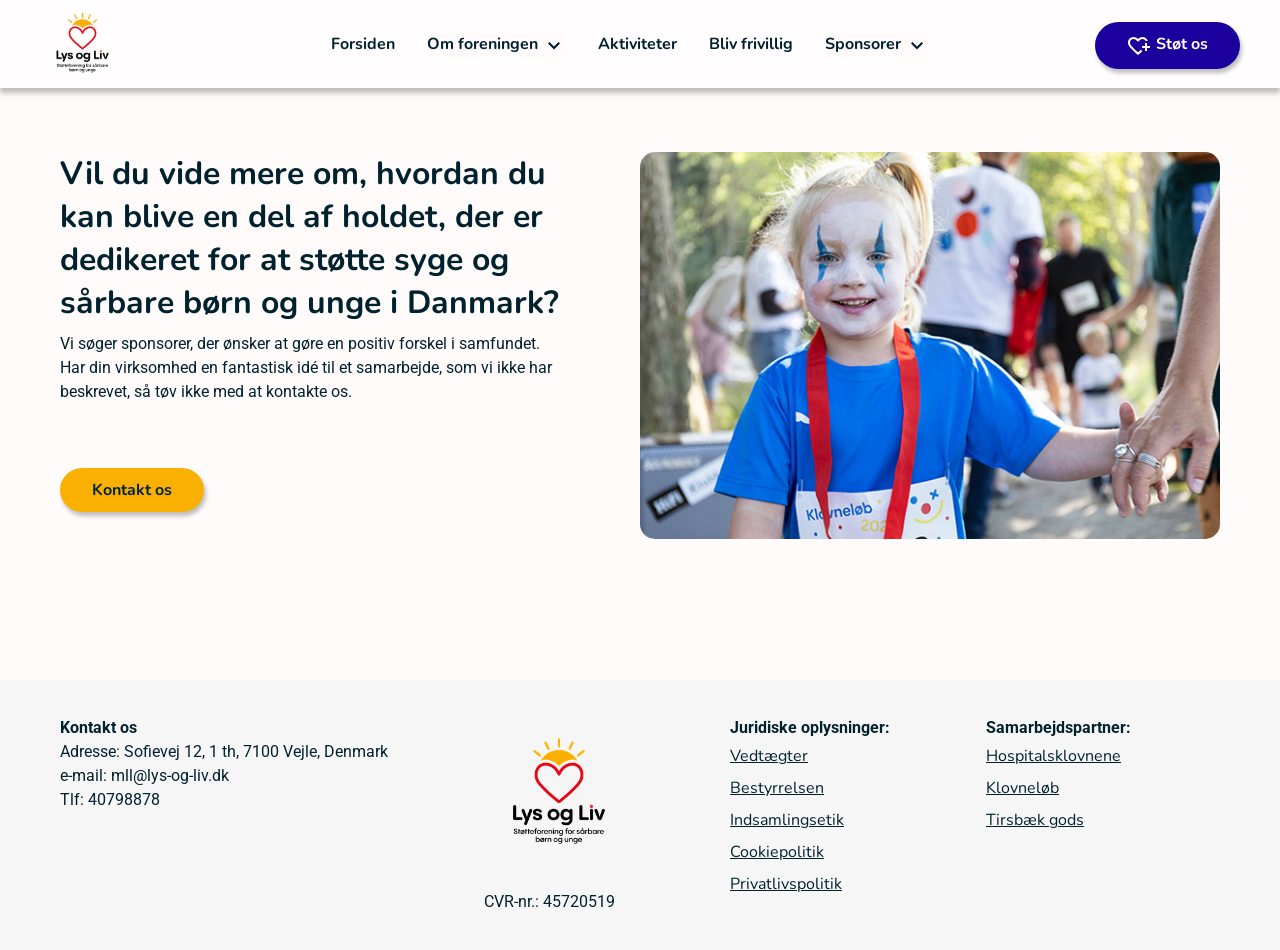
<file: blivsponsor.html>
<!DOCTYPE html>
<html lang="en">
<head>
    <meta charset="UTF-8">
    <meta name="viewport" content="width=device-width, initial-scale=1.0">
    <title>Bliv sponsor</title>
    <link rel="stylesheet" href="./assets/CSS/style.css">
    <script src="./assets/JS/app.js" defer></script>
</head>
<body>
    <header>
        <nav>
            <a href="/index.html">
                <img id="logo" src="./assets/img/lys_og_liv_logo_med_payoff.png" aria-label="logo klik til forsiden"
                    alt="logo">
            </a>
            <div class="globalNav">
                <div class="navcontainer">
                    <ul>
                        <li><a href="/index.html">Forsiden</a></li>
    
                        <li>
                            <div class="dropdown">
                                <button class="dropbtn">Om foreningen <svg xmlns="http://www.w3.org/2000/svg" height="24px"
                                        viewBox="0 -960 960 960" width="24px" fill="#1f1f1f">
                                        <path d="M480-344 240-584l56-56 184 184 184-184 56 56-240 240Z" />
                                    </svg>
                                </button>
                                <div class="dropdownIndhold dropdownLinks">
                                    <a href="/omos.html">Om os</a>
                                    <a href="#">Blog indlæg</a>
                                    <a href="#">Bestyrelsen</a>
                                    <a href="#">Vedtægter</a>
                                    <a href="#">Indsamlings etik</a>
                                </div>
                            </div>
                        </li>
                        <li>
                            <a href="/aktiviteter.html">Aktiviteter</a>
                        </li>
                        <li>
                            <a href="/blivFrivillig.html">Bliv frivillig</a>
                        </li>
                        <li>
                            <div class="dropdown">
    
                                <button class="dropbtn">Sponsorer <svg xmlns="http://www.w3.org/2000/svg" height="24px"
                                        viewBox="0 -960 960 960" width="24px" fill="#1f1f1f">
                                        <path d="M480-344 240-584l56-56 184 184 184-184 56 56-240 240Z" />
                                    </svg></button>
                                <div class="dropdownIndhold dropdownLinks">
                                    <a href="/blivsponsor.html">Bliv sponsor</a>
                                    <a href="/allesponsorer.html">Alle sponsorer</a>
                                </div>
                            </div>
                        </li>
                    </ul>
                </div>
            </div>
    
            <a class="primaeryCTA" href="#"><svg id="primaeryCTAsvg" xmlns="http://www.w3.org/2000/svg" height="24px"
                    viewBox="0 -960 960 960" width="24px" fill="#1f1f1f">
                    <path
                        d="M440-501Zm0 381L313-234q-72-65-123.5-116t-85-96q-33.5-45-49-87T40-621q0-94 63-156.5T260-840q52 0 99 22t81 62q34-40 81-62t99-22q81 0 136 45.5T831-680h-85q-18-40-53-60t-73-20q-51 0-88 27.5T463-660h-46q-31-45-70.5-72.5T260-760q-57 0-98.5 39.5T120-621q0 33 14 67t50 78.5q36 44.5 98 104T440-228q26-23 61-53t56-50l9 9 19.5 19.5L605-283l9 9q-22 20-56 49.5T498-172l-58 52Zm280-160v-120H600v-80h120v-120h80v120h120v80H800v120h-80Z" />
                </svg>Støt os</a>
    
            <button id="menu" aria-label="Åben menu">
                <!-- Copyright Kristina Hejlesen - eksporteret fra figma design lys og liv -->
                <svg width="33" height="25" viewBox="0 0 33 25" fill="none" xmlns="http://www.w3.org/2000/svg">
                    <path id="linje1" d="M1.36251 1.3625H31.2349" stroke="#00222E" stroke-width="2.72501"
                        stroke-linecap="round" />
                    <path id="linje2" d="M1.36251 12.3409H31.2349" stroke="#00222E" stroke-width="2.72501"
                        stroke-linecap="round" />
                    <path id="linje3" d="M1.36251 23.3192H31.2349" stroke="#00222E" stroke-width="2.72502"
                        stroke-linecap="round" />
                </svg>
    
            </button>
        </nav>
    </header>
    <main>
        <section>
            <div id="app"></div>

        </section>
        <section class="sectionContent sectionlayout">
            <div class="Tekstsection">
                <h2>Vil du vide mere om, hvordan du kan blive en del af holdet, der er dedikeret for at støtte syge og sårbare børn og unge
                i Danmark?</h2>
                <p class="pTegnAntal">
                    Vi søger sponsorer, der ønsker at gøre en positiv forskel i samfundet.
                    <br>
                    Har din virksomhed en fantastisk idé til et samarbejde, som vi ikke har beskrevet, så tøv ikke med at kontakte os.
                </p>
                <a class="buttonsecondary BtnvedBilledeSektion" href="">Kontakt os</a>

            </div>
            <div class="imgSection">
                <img src="./assets/img/blivsponsorKontakt.jpg" alt="">

            </div>
            
        </section>

    </main>
    <footer>
        <div class="footerDiv sectionContent">
    
            <div>
                <p>
    
                    <strong>Kontakt os</strong>
                </p>
                <!-- obs husk ikoner -->
                <p>Adresse: Sofievej 12, 1 th, 7100 Vejle, Denmark</p>
                <p>e-mail: mll@lys-og-liv.dk</p>
                <p>Tlf: 40798878</p>
            </div>
            <div id="logofooter">
                <img src="./assets/img/lys_og_liv_logo_med_payoff.png" alt="">
                <p>CVR-nr.: 45720519</p>
            </div>
            <div>
                <p><strong>Juridiske oplysninger:</strong></p>
                <div>
                    <a href="">Vedtægter</a>
                    <br>
                    <a href="">Bestyrrelsen</a>
                    <br>
                    <a href="">Indsamlingsetik</a>
                    <br>
                    <a href="">Cookiepolitik</a>
                    <br>
                    <a href="">Privatlivspolitik</a>
    
                </div>
                <br>
            </div>
            <div>
                <p><strong>Samarbejdspartner:</strong></p>
                <div>
                    <a href="">Hospitalsklovnene</a>
                    <br>
                    <a href="">Klovneløb</a>
                    <br>
                    <a href="">Tirsbæk gods</a>
    
                </div>
            </div>
        </div>
    </footer>
</body>
</html>
</file>
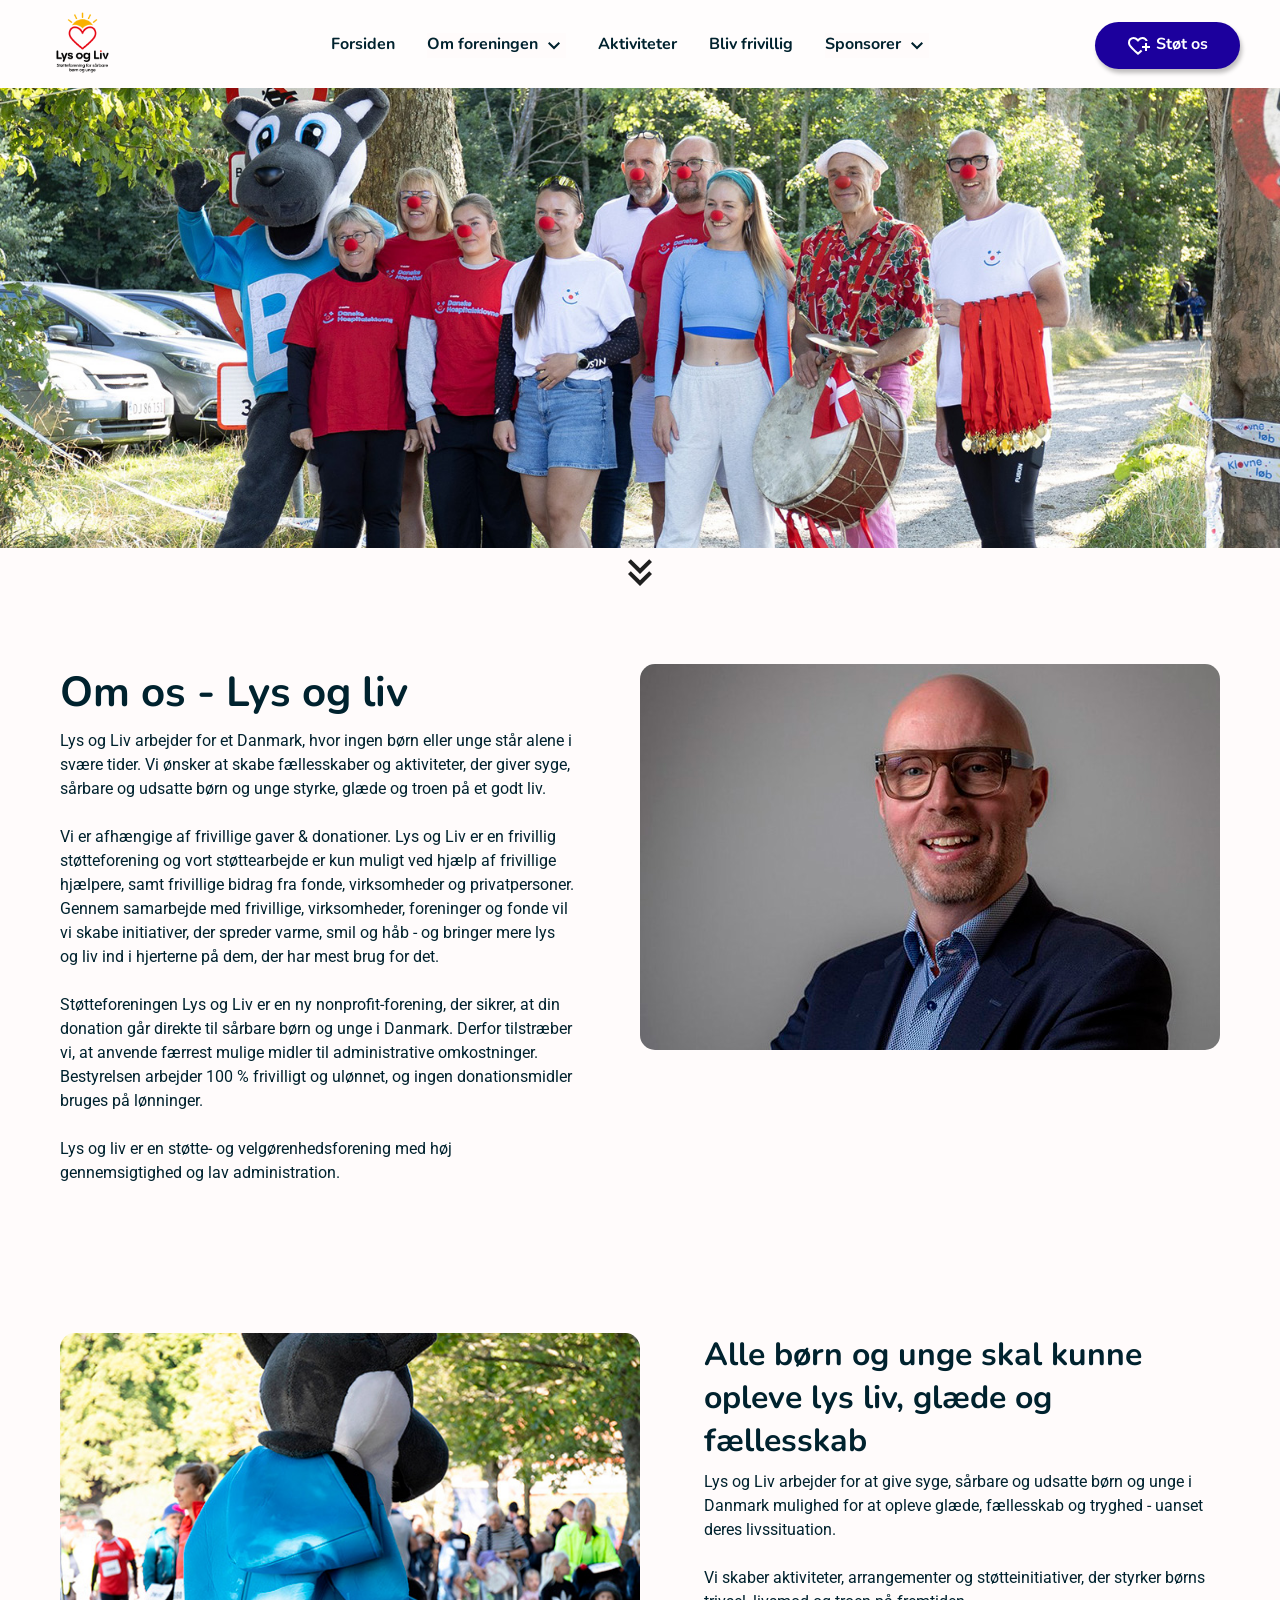
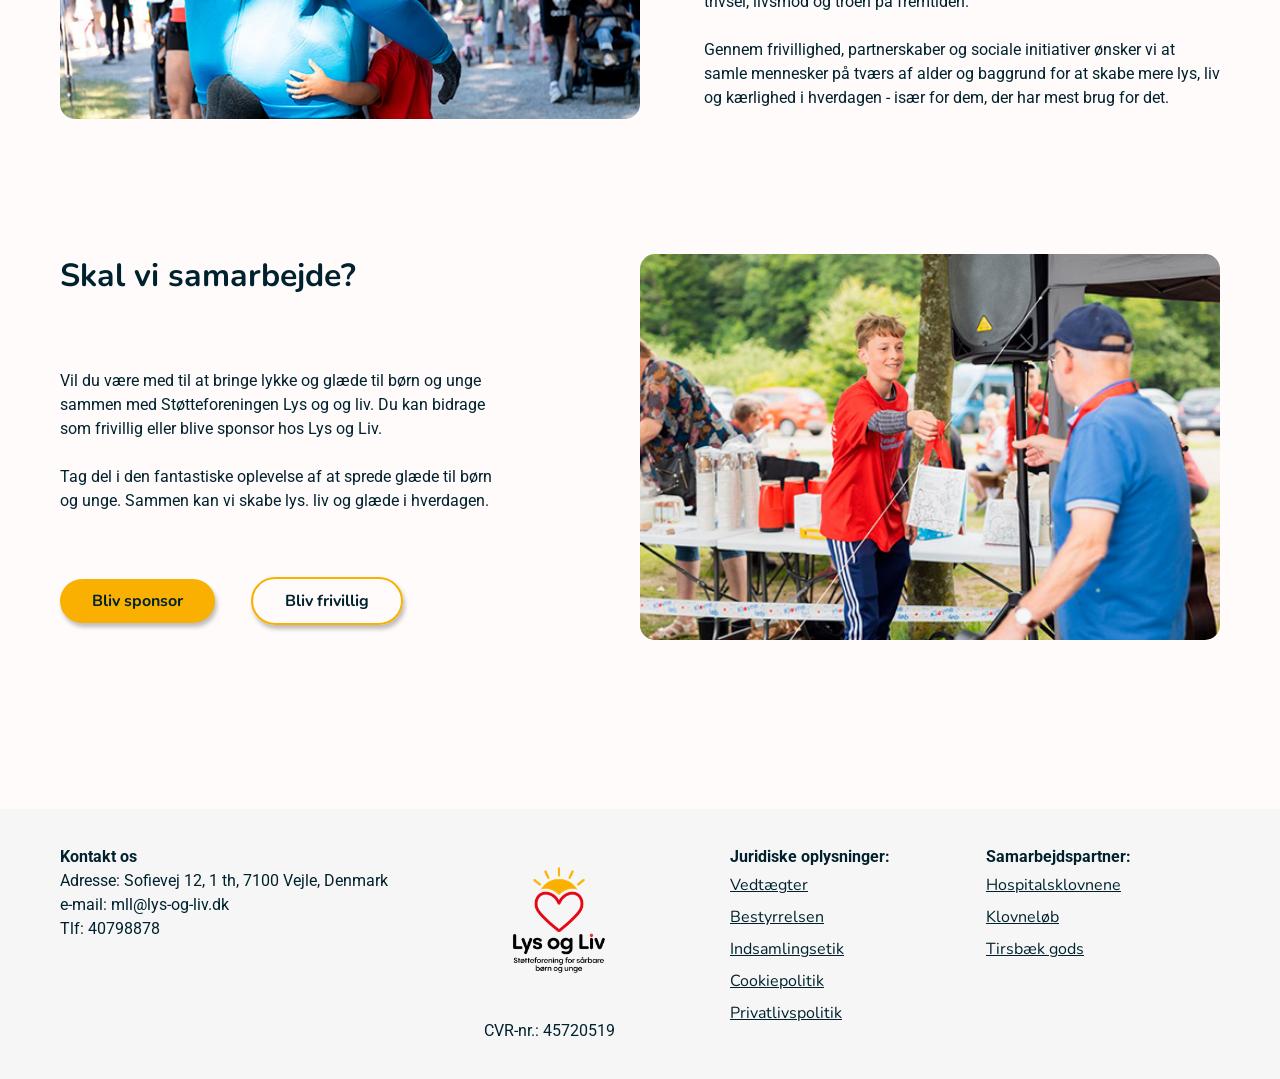
<file: omos.html>
<!DOCTYPE html>
<html lang="en">
<head>
    <meta charset="UTF-8">
    <meta name="viewport" content="width=device-width, initial-scale=1.0">
    <title>Om os</title>
    <link rel="stylesheet" href="./assets/CSS/style.css">
    <script src="./assets/JS/app.js" defer></script>
</head>
<body>
    <header>
        <nav>
            <a href="/index.html">
                <img id="logo" src="./assets/img/lys_og_liv_logo_med_payoff.png" aria-label="logo klik til forsiden" alt="logo">
            </a>
            <div class="globalNav">
                <div class="navcontainer">
                    <ul>
                        <li><a href="/index.html">Forsiden</a></li>
    
                        <li>
                            <div class="dropdown">
                                <button class="dropbtn">Om foreningen <svg xmlns="http://www.w3.org/2000/svg" height="24px"
                                        viewBox="0 -960 960 960" width="24px" fill="#1f1f1f">
                                        <path d="M480-344 240-584l56-56 184 184 184-184 56 56-240 240Z" />
                                    </svg>
                                </button>
                                <div class="dropdownIndhold dropdownLinks">
                                    <a href="/omos.html">Om os</a>
                                    <a href="#">Blog indlæg</a>
                                    <a href="#">Bestyrelsen</a>
                                    <a href="#">Vedtægter</a>
                                    <a href="#">Indsamlings etik</a>
                                </div>
                            </div>
                        </li>
                        <li>
                            <a href="/aktiviteter.html">Aktiviteter</a>
                        </li>
                        <li>
                            <a href="/blivFrivillig.html">Bliv frivillig</a>
                        </li>
                        <li>
                            <div class="dropdown">
    
                                <button class="dropbtn">Sponsorer <svg xmlns="http://www.w3.org/2000/svg" height="24px"
                                        viewBox="0 -960 960 960" width="24px" fill="#1f1f1f">
                                        <path d="M480-344 240-584l56-56 184 184 184-184 56 56-240 240Z" />
                                    </svg></button>
                                <div class="dropdownIndhold dropdownLinks">
                                    <a href="/blivsponsor.html">Bliv sponsor</a>
                                    <a href="/allesponsorer.html">Alle sponsorer</a>
                                </div>
                            </div>
                        </li>
                    </ul>
                </div>
            </div>
    
            <a class="primaeryCTA" href="#"><svg id="primaeryCTAsvg" xmlns="http://www.w3.org/2000/svg" height="24px"
                    viewBox="0 -960 960 960" width="24px" fill="#1f1f1f">
                    <path
                        d="M440-501Zm0 381L313-234q-72-65-123.5-116t-85-96q-33.5-45-49-87T40-621q0-94 63-156.5T260-840q52 0 99 22t81 62q34-40 81-62t99-22q81 0 136 45.5T831-680h-85q-18-40-53-60t-73-20q-51 0-88 27.5T463-660h-46q-31-45-70.5-72.5T260-760q-57 0-98.5 39.5T120-621q0 33 14 67t50 78.5q36 44.5 98 104T440-228q26-23 61-53t56-50l9 9 19.5 19.5L605-283l9 9q-22 20-56 49.5T498-172l-58 52Zm280-160v-120H600v-80h120v-120h80v120h120v80H800v120h-80Z" />
                </svg>Støt os</a>
    
            <button id="menu" aria-label="Åben menu">
                <!-- Copyright Kristina Hejlesen - eksporteret fra figma design lys og liv -->
                <svg width="33" height="25" viewBox="0 0 33 25" fill="none" xmlns="http://www.w3.org/2000/svg">
                    <path id="linje1" d="M1.36251 1.3625H31.2349" stroke="#00222E" stroke-width="2.72501"
                        stroke-linecap="round" />
                    <path id="linje2" d="M1.36251 12.3409H31.2349" stroke="#00222E" stroke-width="2.72501"
                        stroke-linecap="round" />
                    <path id="linje3" d="M1.36251 23.3192H31.2349" stroke="#00222E" stroke-width="2.72502"
                        stroke-linecap="round" />
                </svg>
    
            </button>
        </nav>
    </header>
    <main>
        <div class="heroImage">
            <img id="heroImageOmos" src="./assets/img/omoslysoglivstotteforening.jpg" alt="">
        </div>
        <div class="arrowdown2"><svg class="svgArrow" xmlns="http://www.w3.org/2000/svg" height="48px" viewBox="0 -960 960 960"
                width="48px" fill="#1f1f1f">
                <path
                    d="M480-200 240-440l56-56 184 183 184-183 56 56-240 240Zm0-240L240-680l56-56 184 183 184-183 56 56-240 240Z" />
            </svg>
        </div>
        <section class="sectionContent sectionlayout">
            <div class="Tekstsection">
                <h1>Om os - Lys og liv</h1>
                <p class="pTegnAntal">Lys og Liv arbejder for et Danmark, hvor ingen børn eller unge står alene i svære tider. Vi ønsker at skabe fællesskaber
                og aktiviteter, der giver syge, sårbare og udsatte børn og unge styrke, glæde og troen på et godt liv.
                <br><br>
                Vi er afhængige af frivillige gaver & donationer. Lys og Liv er en frivillig støtteforening og vort støttearbejde er kun
                muligt ved hjælp af frivillige hjælpere, samt frivillige bidrag fra fonde, virksomheder og privatpersoner. Gennem
                samarbejde med frivillige, virksomheder, foreninger og fonde vil vi skabe initiativer, der spreder varme, smil og håb -
                og bringer mere lys og liv ind i hjerterne på dem, der har mest brug for det.
                <br><br>
                Støtteforeningen Lys og Liv er en ny nonprofit-forening, der sikrer, at din donation går direkte til sårbare børn og
                unge i Danmark. Derfor tilstræber vi, at anvende færrest mulige midler til administrative omkostninger. Bestyrelsen
                arbejder 100 % frivilligt og ulønnet, og ingen donationsmidler bruges på lønninger.
                <br><br>
                Lys og liv er en støtte- og velgørenhedsforening med høj gennemsigtighed og lav administration.</p>
            </div>
            <div class="imgSection">
                <img id="imgOmosimg" src="./assets/img/MartinLangkildeLauesenFormandLysogLivOmOs.jpg" alt="">
            </div>
    
        </section>
        <section class="sectionContent sectionlayout">
            <div id="tekstsection2">
                <h2>Alle børn og unge skal kunne opleve lys liv, glæde og fællesskab</h2>
                <p>Lys og Liv arbejder for at give syge, sårbare og udsatte børn og unge i Danmark mulighed for at opleve glæde, fællesskab
                og tryghed - uanset deres livssituation.
                <br><br>
                Vi skaber aktiviteter, arrangementer og støtteinitiativer, der styrker børns trivsel, livsmod og troen på fremtiden.
                <br><br>
                Gennem frivillighed, partnerskaber og sociale initiativer ønsker vi at samle mennesker på tværs af alder og baggrund for
                at skabe mere lys, liv og kærlighed i hverdagen - især for dem, der har mest brug for det.</p>
            </div>
            <div class="imgSection imgOmosimg2">
                <img id="Omosimg2" src="./assets/img/maskotDerKrammerBarnjpg.jpg" alt="">
            </div>
        </section>
        <section class="sectionContent BidragSection">
            <div class="tekstbidrag">
                <h2>Skal vi samarbejde?</h2>
                <p class="tekstvedBilledeSektion">Vil du være med til at bringe lykke og glæde til børn og unge sammen med Støtteforeningen Lys og og liv. Du kan bidrage som frivillig eller blive sponsor hos Lys og Liv. <br><br>Tag del i den fantastiske oplevelse af
                at sprede glæde til børn og unge. Sammen kan vi skabe lys. liv og glæde i hverdagen.</p>
                <a class="buttonsecondary BtnvedBilledeSektion" href="#">Bliv sponsor</a>
                <a class="buttonsecondaryFrontpage BtnvedBilledeSektion" href="#">Bliv frivillig</a>

            </div>
            <div>
                <img id="imgOmosBidrag" src="./assets/img/klartilatbidrage.jpg" alt="">
            </div>
        </section>

    </main>
<footer>
    <div class="footerDiv sectionContent">

        <div>
            <p>

                <strong>Kontakt os</strong>
            </p>
            <!-- obs husk ikoner -->
            <p>Adresse: Sofievej 12, 1 th, 7100 Vejle, Denmark</p>
            <p>e-mail: mll@lys-og-liv.dk</p>
            <p>Tlf: 40798878</p>
        </div>
        <div id="logofooter">
            <img src="./assets/img/lys_og_liv_logo_med_payoff.png" alt="">
            <p>CVR-nr.: 45720519</p>
        </div>
        <div>
            <p><strong>Juridiske oplysninger:</strong></p>
            <div>
                <a href="">Vedtægter</a>
                <br>
                <a href="">Bestyrrelsen</a>
                <br>
                <a href="">Indsamlingsetik</a>
                <br>
                <a href="">Cookiepolitik</a>
                <br>
                <a href="">Privatlivspolitik</a>

            </div>
            <br>
        </div>
        <div>
            <p><strong>Samarbejdspartner:</strong></p>
            <div>
                <a href="">Hospitalsklovnene</a>
                <br>
                <a href="">Klovneløb</a>
                <br>
                <a href="">Tirsbæk gods</a>

            </div>
        </div>
    </div>
</footer>
</body>
</html>
</file>
<file: assets/CSS/style.css>
/*Fonte er indsat efter googles egen vejledning- der forefindes her https://fonts.google.com/knowledge/using_type/using_web_fonts
*/
@font-face {
    font-family: 'Nunito';
    src: url('../fonts/Nunito/Nunito-VariableFont_wght.ttf') format('truetype');
    font-weight: 100 900;
    font-style: normal;
    font-display: swap;
}

@font-face {
    font-family: 'Nunito';
    src: url('../fonts/Nunito/Nunito-Italic-VariableFont_wght.ttf') format('truetype');
    font-weight: 100 900;
    font-style: italic;
    font-display: swap;
}
@font-face {
    font-family: 'Roboto';
    src: url('../fonts/Roboto/Roboto-VariableFont_wdth\,wght.ttf') format('truetype');
    font-weight: 100 900;
    font-style: normal;
    font-display: swap;
}
@font-face {
    font-family: 'Roboto';
    src: url('../fonts/Roboto/Roboto-Italic-VariableFont_wdth\,wght.ttf') format('truetype');
    font-weight: 100 900;
    font-style: italic;
    font-display: swap;
}

/*Variabler*/
:root {
    --backgroundColor:#fffbfb ;
    --primaeryCTA:#1C009D ;
    --secondaryCTA: #F9B000;
    --cardsColor: #006784;
    --textColor: #00222E;
    /* husk at få spaceing varialbel ind her også */

    /* Fontsizes */
    --H1_Desktop: 2.625rem;
    --H2_Desktop: 2rem;
    --H3_Desktop: 2rem;
    --body_text_Desktop: 1rem;

    --H1_Mobil: 1.25rem;
    --H2_Mobil: 1.25rem;
    --H3_Mobil: 1rem;
    --body_text_Mobil: 0.75rem;

    /* Spacing */
    --Section_Desktop: 8rem;
    --Elements_Desktop: 4rem;
    --Small_Elements_Desktop: 2rem;

    --Section_Mobil: 2.25rem;
    --Elements_Mobil: 1.25rem;
    --Small_Elements_Mobil: 1rem;
}

/* Generel styling */
* {
    box-sizing: border-box;
    margin: 0;
}

body {
    background-color: var(--backgroundColor);
}

h1,
h2,
h3,
h4,
a,
button {
    font-family: "Nunito", sans-serif;
    font-weight: bold;
    font-style: normal;
    color: var(--textColor);
}
h1,h2,h3{
    padding-bottom: 8px;
}
p{
    font-family: 'Roboto';
    font-weight: 400;
    font-style: normal;
    line-height: 150%;
    color: var(--textColor);
    font-size: var(--body_text_Mobil);
}
.pTegnAntal {
    max-width: 65ch;
    width: 100%;
}
/*  */
/* på mobil */
/*  */
.sectionContent{
    max-width: 1200px;
    margin: 0 auto;
    padding-inline: var(--Elements_Mobil);
}
h1 {
    font-size: var(--H1_Mobil);
}
h2, h3{
    font-size: var(--H2_Mobil);
}

/* knapper */
.buttonsecondary{
    border-radius: 100px;
    padding: 0.7rem 2rem 0.7rem 2rem;
    background-color: var(--secondaryCTA);
    text-decoration: none;
    color: var(--textColor);
    box-shadow: 2px 4px 4px 0 rgba(0, 0, 0, 0.25);
}
.buttonsecondaryFrontpage {
    border-radius: 100px;
    padding: 0.7rem 2rem 0.7rem 2rem;
    background-color: transparent;
    text-decoration: none;
    color: var(--textColor);
    border: solid 2px var(--secondaryCTA);
    box-shadow: 2px 4px 4px 0 rgba(0, 0, 0, 0.25);
}
.primaeryCTA{
    border-radius: 100px;
    text-decoration: none;
    background-color: var(--primaeryCTA);
    box-shadow: 2px 4px 4px 0 rgba(0, 0, 0, 0.25);
    color: white;
    padding: 0.7rem 2rem 0.7rem 2rem;
    
}
#primaeryCTAsvg{
    vertical-align: middle;
    margin-right: 5px;
    fill: white;
}
img{
    border-radius: 15px;
}
/*  */
/* mobil slut */
/*  */

/*  */
/* på desktop */
/*  */
@media screen and (min-width: 1100px){
    h1{
        font-size: var(--H1_Desktop);
    }
     h2, h3{
    font-size: var(--H2_Desktop);
    }
    p{
        font-size: var(--body_text_Desktop);
    }
    
}
/*  */
/* NAV */
/*  */
header{
    box-shadow: 0px 5px 5px 0px rgba(0, 0, 0, 0.25);
    max-height: 5.5rem;
    background-color: rgb(255, 253, 253);
}
#logo{
   
    max-height: 85px;
    
}
nav{
    display: flex;
    align-items: center;
    justify-content: space-between;
    padding-bottom: var(--Elements_Desktop);
    max-width: 1200px;
    margin: 0 auto;   
}

.globalNav {
    display: flex;
    
}
.globalNav a{
    text-decoration: none;
    color: var(--textColor);
}

#menu{
    display: none;
    padding-right: var(--Elements_Mobil);
}

.navcontainer ul {
    display: flex;
    gap: 2rem;
}
.navcontainer li{
    list-style-type: none;
}
.dropdownIndhold {
    display: none;
    flex-direction: column; /*Sikre at indholdet i dropdown menuen står under hinanden*/
    /* sørger for at dropdown indholdet placeres i toppen lige under button */
    position: absolute; 
    top: 100%;
    right: -20%;
    /*  sørger for at indholdet følger knappens bredde*/
    width: 120%;
    /* z-index så indholdet bliver lagt ovenpå andet i hero sektionen */
    z-index: 100; 
    background-color: var(--backgroundColor);
    padding: 0.5rem;
    border-radius: 15px;
    box-shadow: 0px 5px 5px 0px rgba(0, 0, 0, 0.25);
}
.dropdownLinks a{
    padding-bottom: 0.5rem;
}
/* sikre at dropdown åbner lige under knappen */
.dropdown{
    position: relative;
}



/* dropdownIndholdet får tilføjet class show, som er display flex, istedet for none. Derved vises indholdet af links. */
.show{
    display: flex;
}

/* styling af button så den ligner de andre links i navigationen */
.dropbtn{
    background-color: var(--backgroundColor);
    font-size: 1rem;
    padding: 0;
    border: none;
    color: var(--textColor);
    /* sikre at pilen/svg stiller sig på samme linje som linket */
    svg{
        vertical-align: middle;
        fill: currentColor;
    }
}
/* mobil NAV */
@media screen and (max-width: 900px){
    /* gør så burgermenu bliver synlig under 768px, samt den globale navigation skjules */
    #menu{
        display: flex;
        z-index: 100;
        border: none;
        background-color: var(--backgroundColor);
    }
    

    .globalNav{
        display: none;
    }
    /* sikre når class tilføjes så bliver den globale navigation synlig (når der trykkes på brugermenu tilføjes denne class ved hjælp af js */
    .globalNav.active{
        display: flex;
        
    }
    .navcontainer ul{
        flex-direction: column;
        position: absolute;
        right: 0%;
        top: 0%;
        width: 100%;
        background-color: var(--backgroundColor);
        z-index: 100;
        padding-top: var(--Elements_Mobil);
        padding-bottom: var(--Elements_Mobil);
        box-shadow: 0px 5px 5px 0px rgba(0, 0, 0, 0.25);
    }
    .dropdownIndhold{
        position: relative;
        width: 100%;
        box-shadow: none;
        right: 0%;
    }

    .dropdownLinks a{
        text-decoration: underline;
        padding-left: var(--Small_Elements_Mobil);
    }

    /* animation af burgermenu til et kryds */
    #linje1, #linje2, #linje3{
        transition: transform;
        /* fortæller at animationen skal ske fra midten af svg */
        transform-origin: center;
    }
    /* linje 1 der er en steg beder vi om at rotere med 45grader */
    #menu.active #linje1{
        transform: translateY(9.5px) rotate(45deg);
    }
          /*gør linje 2 usynlig, da der skal laves et kryds*/
          #menu.active #linje2 {
              opacity: 0;
          }
         #menu.active #linje3 {
        transform: translateY(-9.5px) rotate(-45deg);
    }
}



/*  */
/* Forsiden */
/*  */
#heroImageFrontpage{
    /* max-width: 584px; */
    width: 100%;
    height: auto;
    display: block;
    object-fit: cover;
    border-radius: 15px;
}
.btnFrontpage{
    /* sætter inline-block til a da det er et inline element og derfor virker margin ikke */
    display: inline-block;
    margin-top: var(--Elements_Mobil);
}
.buttonsecondaryFrontpage{
    margin-left: var(--Small_Elements_Mobil);
}
/* søger for at den nederst knap ikke bliver rykket ind på små skærme */
@media screen and (max-width: 376px){
    .buttonsecondaryFrontpage {
            margin-left: 0;
        }
}

.heroSection{
    margin-top: var(--Elements_Mobil);
    margin-bottom: var(--Section_Mobil);
    /* display: flex;
    flex-direction: column; */
    
}


#tekstPFrontHero{
    font-size: 1.25rem;
}
#lyslivTekst, #tekstPFrontHero{
    font-size: var(--body_text_Mobil);
}

#lyslivTekst{
    font-style: italic;
    font-weight: 500;
    font-size: var(--body_text_Desktop);
    color: #875D00;
    padding-bottom: var(--Elements_Mobil);
   
}
/* ønsker ikke pilen på mobil - her er det tydeligt at man kan scroll længere ned */
.arrowdown, .arrowdown2{
    display: none;
}
/* har fjernet margin-left efter hjælp fra co-pilot se prompt i rapporten. Fandt ud af at margin skubbede til indholdet. Jeg har derfor sat padding-right på teksten istedet for, da jeg har anvendt  box-sizing: border-box; på det hele  */
 .imgSection img {
     height: auto;
     width: 100%;
     display: block;
     object-fit: cover;
     border-radius: 15px;
    }
.SectionIntroFrontpage{
    margin-top: var(--Section_Mobil);
    margin-bottom: var(--Section_Mobil);
}
.tekstIntroFrontpage{
    padding-bottom: var(--Elements_Mobil);
}
@media screen and (min-width: 1020px) {
    .heroSection {
            display: grid;
            grid-template-columns: 1fr 1fr;
            margin-top: var(--Elements_Desktop);
            margin-bottom: var(--Section_Desktop); 
        }
        
    .tekstHero{
        max-width: 30rem;
        margin-right: 8.5rem;
        grid-column: 1 / 2;
        grid-row: 1 / 2;
    }
    #heroImageDiv{
        grid-column: 2 / 3;
    }
        #lyslivTekst {
            font-size: 1.5rem;
            padding-bottom: var(--Elements_Desktop);
            padding-top: 0.75rem;
                }
     #tekstPFrontHero{
            font-size: 1.25rem;
}
.buttonsecondaryFrontpage {
    margin-left: var(--Small_Elements_Desktop);
}

.arrowdown{
    display: block;
    fill: var(--textColor);
    position: relative;
        top: 0%;
        /* afstand fra toppen */
        left: 145%;
        transform: translateX(-50%);
        animation: bounce 1.5s infinite;
       
    }
        .arrowdown2 {
            display: block;
            fill: var(--textColor);
            position: relative;
            top: 0%;
            /* afstand fra toppen */
            left: 50%;
            transform: translateX(-50%);
            animation: bounce 1.5s infinite;
            /* hjælp fra co-pilot da pilen fyldte længere ud på grund browseren reservere ekstra plads til svg. Jeg har derfor løst det med at lave den til et inline-block element, så pladsen ikke reserves og svg fylder sin egen bredde og ikke hele siden ud */
            display: inline-block;
    
        }
    /* Pil-ned animation */
    @keyframes bounce {
        0% {
            transform: translate(-50%, 0);
        }
    
        50% {
            transform: translate(-50%, 10px);
        }
    
        100% {
            transform: translate(-50%, 0);
        }
    }

    .SectionIntroFrontpage{
        display: grid;
        grid-template-columns: 1fr 1fr;
        margin-top: var(--Section_Desktop);
        margin-bottom: var(--Section_Desktop);
        
    }
   
        .tekstIntroFrontpage{
            padding-right: var(--Elements_Desktop);
        }
}



/* Aktiviteter sektion på forsiden */
.cardsFrontpage{
    width: 100%;
    min-height: 486px;
    min-width: 250px;
    position: relative;
    /* sikre at indhold bliver skjult så der ikke opstår en scollbar på cards */
    overflow: hidden;
    
    
    box-shadow: 2px 4px 4px 0px rgba(0, 0, 0, 0.25);
    border-radius: 15px;

    img{
        width: 100%;
        height: 100%;
        object-fit: cover;
        border-radius: 15px;
        
    }
    a{
        display: block;
        width: 100%;
        height: 100%;
        position: relative;
        text-decoration: none;
        scroll-snap-align: start;
        
    }
}

.cardsIndhold{
    /* sætter indholdet til absolute for at få det placeret ovenpå billedet, bottom 0 placere det i bunden */
    position: absolute;
    width: 100%;
    bottom: 0;
    min-height: 12rem;
    padding-inline: var(--Small_Elements_Mobil);
    /* padding-bottom: var(--Small_Elements_Mobil); */
    padding-top: var(--Small_Elements_Mobil);
    background: rgba(20, 122, 143, 0.85);
    display: flex;
    flex-direction: column;
   justify-content: space-evenly;

    .buttonsecondary{
        margin-top: var(--Elements_Mobil);
    }
    
}
.pcards{
    color: white;
    
}
.cardwrapper{
    display: flex;
    gap: 2rem;
    /* scroll på mobil kilder:
     https://www.w3schools.com/CSSref/css_pr_scroll-snap-type.php 
     https://css-tricks.com/can-get-pretty-far-making-slider-just-html-css/
     */
    scroll-snap-type: x mandatory;
    overflow-x: auto;
    
    -webkit-overflow-scrolling: touch;
    margin-top: var(--Small_Elements_Mobil);
    
}
.cardsSection {
    margin-bottom: var(--Section_Mobil);
}
.buttonCards{
    border-radius: 100px;
    padding: 0.7rem 2rem 0.7rem 2rem;
    background-color: var(--secondaryCTA);
    text-decoration: none;
    color: var(--textColor) #00222E;
    box-shadow: 2px 4px 4px 0 rgba(0, 0, 0, 0.25);
    display: inline-block;
    margin-bottom: var(--Small_Elements_Mobil);
    margin-top: var(--Small_Elements_Mobil);

}


@media screen and (min-width: 1020px) {
.cardsSection{
    margin-bottom: var(--Section_Desktop);
}
.cardsFrontpage {
    box-shadow: 4px 6px 4px 0px rgba(0, 0, 0, 0.25);
    width: 378px;
}

.cardwrapper{
    margin-top: var(--Small_Elements_Desktop);
}

}

/* sektion giv et bidrag */
.BidragSection{
    padding-bottom: var(--Section_Mobil);
}
.tekstvedBilledeSektion{
    padding-top: var(--Elements_Mobil);
}
/* sat display inline- block efter hjælp fra co-poilot, se rapport for prompt */
.BtnvedBilledeSektion{
    margin-top: var(--Elements_Mobil);
    display: inline-block;
    margin-bottom: var(--Elements_Mobil);
}
/* gør billedet responsivt, højde justeres automatisk men billedet fylder hele bredden */
#ImageDivBidrag{
    height: auto;
    width: 100%;
    display: block;
    object-fit: cover;
}
@media screen and (min-width: 1020px){
    .tekstvedBilledeSektion {
        padding-top: var(--Elements_Desktop);
        font-size: 1rem;
    }
    /* sat display inline- block efter hjælp fra co-poilot, se rapport for prompt */
    .BtnvedBilledeSektion {
        display: inline-block;
        margin-top: var(--Elements_Desktop);
    }
    .BidragSection {
        display: grid;
        grid-template-columns: 1fr 1fr;
        margin-top: var(--Elements_Desktop);
        margin-bottom: var(--Section_Desktop);
    }
    
    .tekstbidrag {
        max-width: 30rem;
        margin-right: 8.5rem;
        grid-column: 1 / 2;
        grid-row: 1 / 2;
    }
    
    #ImageDivBidrag {
        grid-column: 2 / 3;
    }
}


/*  */
/* Om os siden */
/*  */

.heroImage{
    width: 100%;
    display: block;
    height: 460px;
    img{
        border-radius: 0;
        width: 100%;
        height: 100%;
        object-fit: cover;
        object-position: 70% 15%;
    }
}
.sectionlayout {
    margin-top: var(--Elements_Mobil);
    margin-bottom: var(--Section_Mobil);
}

.Tekstsection{
    padding-right: var(--Elements_Mobil);
    padding-bottom: var(--Elements_Mobil);
}
#imgOmosimg{
    height: 386px;
    object-position: 100% 25%;
}
#Omosimg2{
    height: 386px;
    object-position: 100% 15%;   
}

/* bidrag sektion */
#imgOmosBidrag{
    width: 100%;
    display: block;
    height: 386px;
    object-fit: cover;
}
/* .btnspaceRight {
    margin-right: var(--Small_Elements_Mobil);
    } */
    #tekstsection2{
        margin-bottom: var(--Small_Elements_Mobil);
    }
    @media screen and (min-width: 1020px){
        .heroImageOmos{
            object-position: 100% 15%;
        }
        .sectionlayout {
            display: grid;
            grid-template-columns: 1fr 1fr;
            margin-top: var(--Elements_Desktop);
            margin-bottom: var(--Section_Desktop);
        }
        
        .Tekstsection {
            padding-right: var(--Elements_Desktop);
        }
        .imgOmosimg2{
            grid-column: 1 / 2;
            grid-row: 1 / 2;
        }
    #tekstsection2{
        grid-column: 2 / 3;
        margin-left: var(--Elements_Desktop);
    }
    
    .btnspaceRight{
       margin-right: var(--Small_Elements_Desktop);
    }
}


/*  */
/* Aktiviteter siden */
/*  */
#imgAktiviterBidrag {
    width: 100%;
    display: block;
    height: 386px;
    object-fit: cover;
}

/*  */
/* Aktivteter single */
/*  */
.metadataAktiviteter{
    display: flex;
    gap: var(--Small_Elements_Mobil);
    /* padding-bottom: var(--Elements_Mobil); */
}
#h1AktivSingle{
    padding-top: var(--Elements_Mobil);
}

  @media screen and (min-width: 1020px){
    .metadataAktiviteter {
            gap: var(--Small_Elements_Desktop);
            /* padding-bottom: var(--Elements_Desktop); */
        }
        #h1AktivSingle {
            padding-top: var(--Elements_Desktop);
        }
  }
/* accodion styling */
  .accodionIndhold.open{
    display: block;
  }
.accodionIndhold{
    display: none;
    border: solid 2px var(--textColor);
    padding: var(--Small_Elements_Mobil);
    border-radius: 0px 0px 15px 15px;
}
.accordionOverskrift{
    font-size: var(--H3_Mobil);
}
.accodion{
    width: 100%;
    border: solid 2px var(--textColor);
    padding: var(--Elements_Mobil);
    text-align: left;
    /* flytter pilen helt ud til højre side */
    display: flex;
    justify-content: space-between;
}

.tesxtAccodion{
    padding-bottom: var(--Small_Elements_Mobil);
}
.accodion svg{
    vertical-align: middle;
    
}
/*  */
.liAktivtetSingle{
    font-size: var(--body_text_Mobil);
    font-family: 'Roboto';
    color: var(--textColor);
    line-height: 150%;
}
.paddingUl{
    padding-bottom: var(--Small_Elements_Mobil);
}
 @media screen and (min-width: 1020px){
    .tesxtAccodion {
            padding-bottom: var(--Small_Elements_Desktop);
        }
    .liAktivtetSingle {
            font-size: var(--body_text_Desktop);
        }
    
        .paddingUl {
            padding-bottom: var(--Small_Elements_Desktop);
        }
 }

/*  */

/*  */
/* Bliv frivillig */
/*  */
#imgheroBlivfrivillig{
    object-position: 100% 50%;

}
#imageFrivilligbanner{
    width: 100%;
    height: 26rem;
    display: block;
    object-fit: cover;
    border-radius: 0;
    object-position: 100% 1%;
   
}
.textonImageFrivillig{
    /* top: 0%;
    position: absolute; */
    background-color: var(--cardsColor);
    height: 100%;
    /* height: 26rem;
    width: 260px; */
    display: block;
    /* margin-left: var(--Elements_Mobil);
    margin-right: var(--Elements_Mobil); */
    padding: var(--Small_Elements_Mobil);
}
.italic{
    font-style: italic;
}
.hvidTekstonImg{
    color: white;
}

.bannerSection{
    margin-bottom: var(--Section_Mobil);
}
.tesxtAccodion a{
    margin-top: var(--Elements_Mobil);
    display: inline-block;
}
.job{
    margin-bottom: var(--Section_Mobil);
}
@media screen and (min-width: 1020px){
    .bannerSection{
        position: relative;
        margin-bottom: var(--Section_Desktop);
    }
    .textonImageFrivillig {
        top: 0%;
        position: absolute;
        height: 34rem;
        width: 481px;
        margin-left: var(--Section_Desktop);
        padding: var(--Small_Elements_Desktop);
            
            
        
        }
    #imageFrivilligbanner {
        height: 34rem;
                    
                }
    .job{
        margin-bottom: var(--Section_Desktop);
}
    
}

/*  */

/*  */
/* Alle sponsorer */
/*  */
#imgAlleSponosorHero{
    object-position: 100% 60%;
}
  .gridSponsor {
      display: grid;
      grid-template-columns: 1fr 1fr;
      gap: var(--Small_Elements_Mobil);
  }
@media screen and (min-width: 1020px){
    .gridSponsor{
        grid-template-columns: 1fr 1fr 1fr;
        gap: var(--Small_Elements_Desktop);
    }

}
.gridSponsor img{
    width: 100%;
    max-height: 486px;
    max-width: 378px;

}
/**/
/* Footer */
/*  */
footer{
    padding-inline: var(--Elements_Mobil);
    padding-top: var(--Section_Mobil);
    background-color: #F6F6F6;
    padding-bottom: var(--Elements_Mobil);
    a{
        font-size: var(--body_text_Mobil);
        font-weight: 400;
        line-height: 200%;
    }
}
#logofooter p{
    margin-bottom: var(--Small_Elements_Mobil);
}
#logofooter img{
    width: 100px;
    padding-top: var(--Elements_Mobil);
    padding-bottom: var(--Elements_Mobil);
}
@media screen and (min-width: 1020px){
    .footerDiv{
        display: flex;
        align-items: flex-start;
        gap: 6rem;
    }
        #logofooter img {
            width: 150px;
            padding-top: 0;
            /* padding-bottom: var(--Elements_Mobil); */
        }
    
    footer  a {
         font-size: var(--body_text_Desktop);
     }
}
/* test af farver! kunne overveje om nogle sektioner skulle have en baggrundsfarve for at bryde designet*/
/* .BidragSection{
    background-color: var(--cardsColor)
} */
</file>
